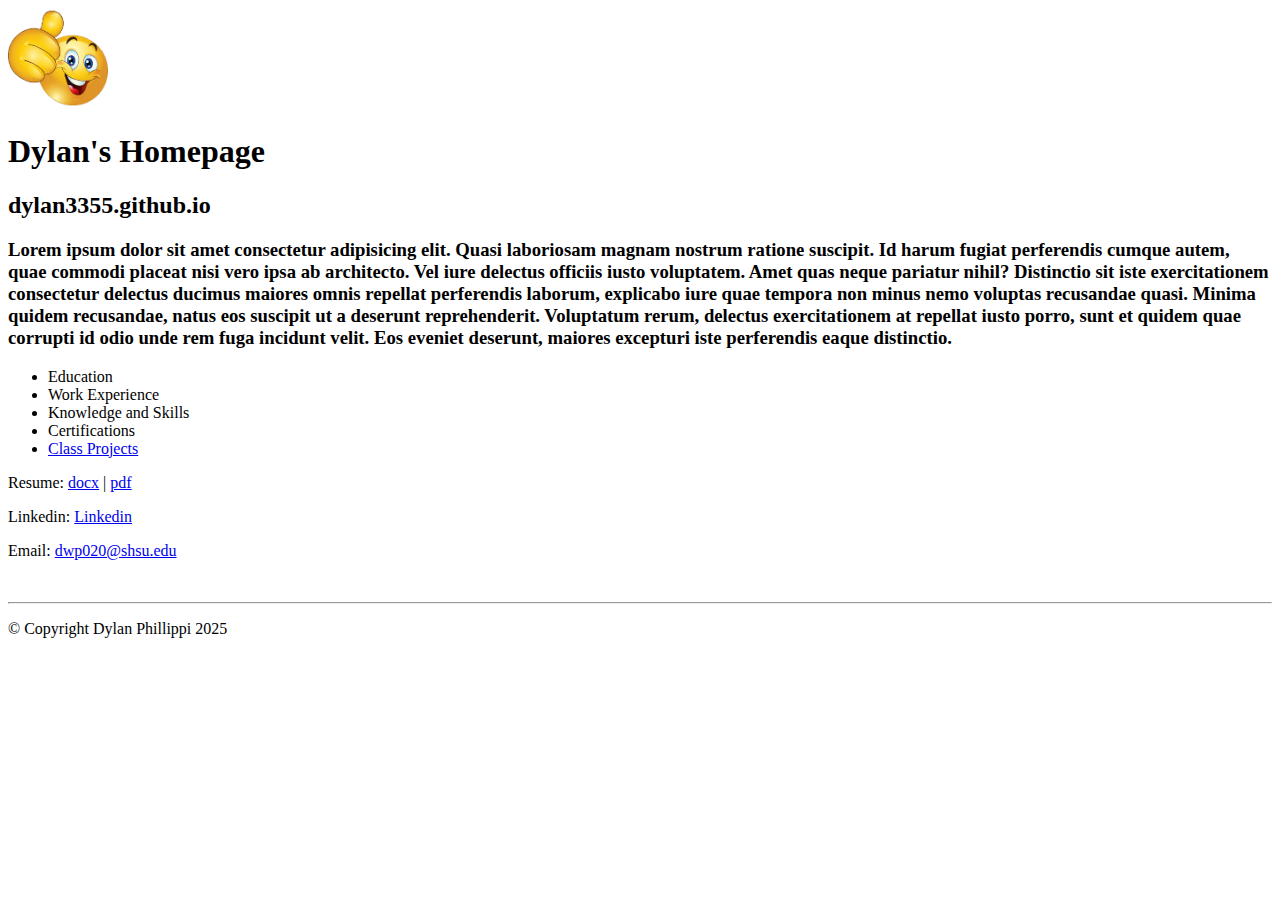
<file: index.html>
<!DOCTYPE html>
<html lang="en">

    <head>
        
        
        <meta charset="utf-8">
        <meta name="viewport" content="width=device-width, initial-scale=1.0">
        <meta name="description" content="Dylan's website at SHSU.">
        <meta name="keywords" content="dylan, mis, coba, shsu">
        <title>Dylan's Website</title>
        <link ref="stylesheet" href="styles/main.css">

    </head>

    <body>
        <header>
            <img src="images/Smiley.png" alt="Smiley Image" height="100">
            <h1 class="h1">Dylan's Homepage</h1>
            <h2 class="h2">dylan3355.github.io</h2>
        </header>

        <main>
            
            <!-- Replace with a biography -->
            <h3>Lorem ipsum dolor sit amet consectetur adipisicing elit. Quasi laboriosam magnam nostrum ratione suscipit. Id harum fugiat perferendis cumque autem, quae commodi placeat nisi vero ipsa ab architecto. Vel iure delectus officiis iusto voluptatem. Amet quas neque pariatur nihil? Distinctio sit iste exercitationem consectetur delectus ducimus maiores omnis repellat perferendis laborum, explicabo iure quae tempora non minus nemo voluptas recusandae quasi. Minima quidem recusandae, natus eos suscipit ut a deserunt reprehenderit. Voluptatum rerum, delectus exercitationem at repellat iusto porro, sunt et quidem quae corrupti id odio unde rem fuga incidunt velit. Eos eveniet deserunt, maiores excepturi iste perferendis eaque distinctio.</h3>
            <nav> 
            <ul id="list"> <!-- Replace these with actually stuff from me-->
                <li>Education</li>
                <li>Work Experience</li>
                <li>Knowledge and Skills</li>
                <li>Certifications</li>
                <li><a href="#">Class Projects</a></li>
            </ul>
            </nav> 

			<p>Resume: <a href="files/DylanPhillippi_Resume2025.docx">docx</a> | <a href="files/DylanPhillippi_Resume2025.pdf">pdf</a></p>
            <p>Linkedin: <a href="https://www.linkedin.com/in/dylan-phillippi/">Linkedin</a></p>
            <p>Email: <a href="mailto:dwp020@shsu.edu">dwp020@shsu.edu</a></p>
            
            <br> 
            <hr> 

        </main>

        <footer>
            <p class="copyright">&copy; Copyright Dylan Phillippi 2025</p>
        </footer>

    </body>
    
</html>
</file>
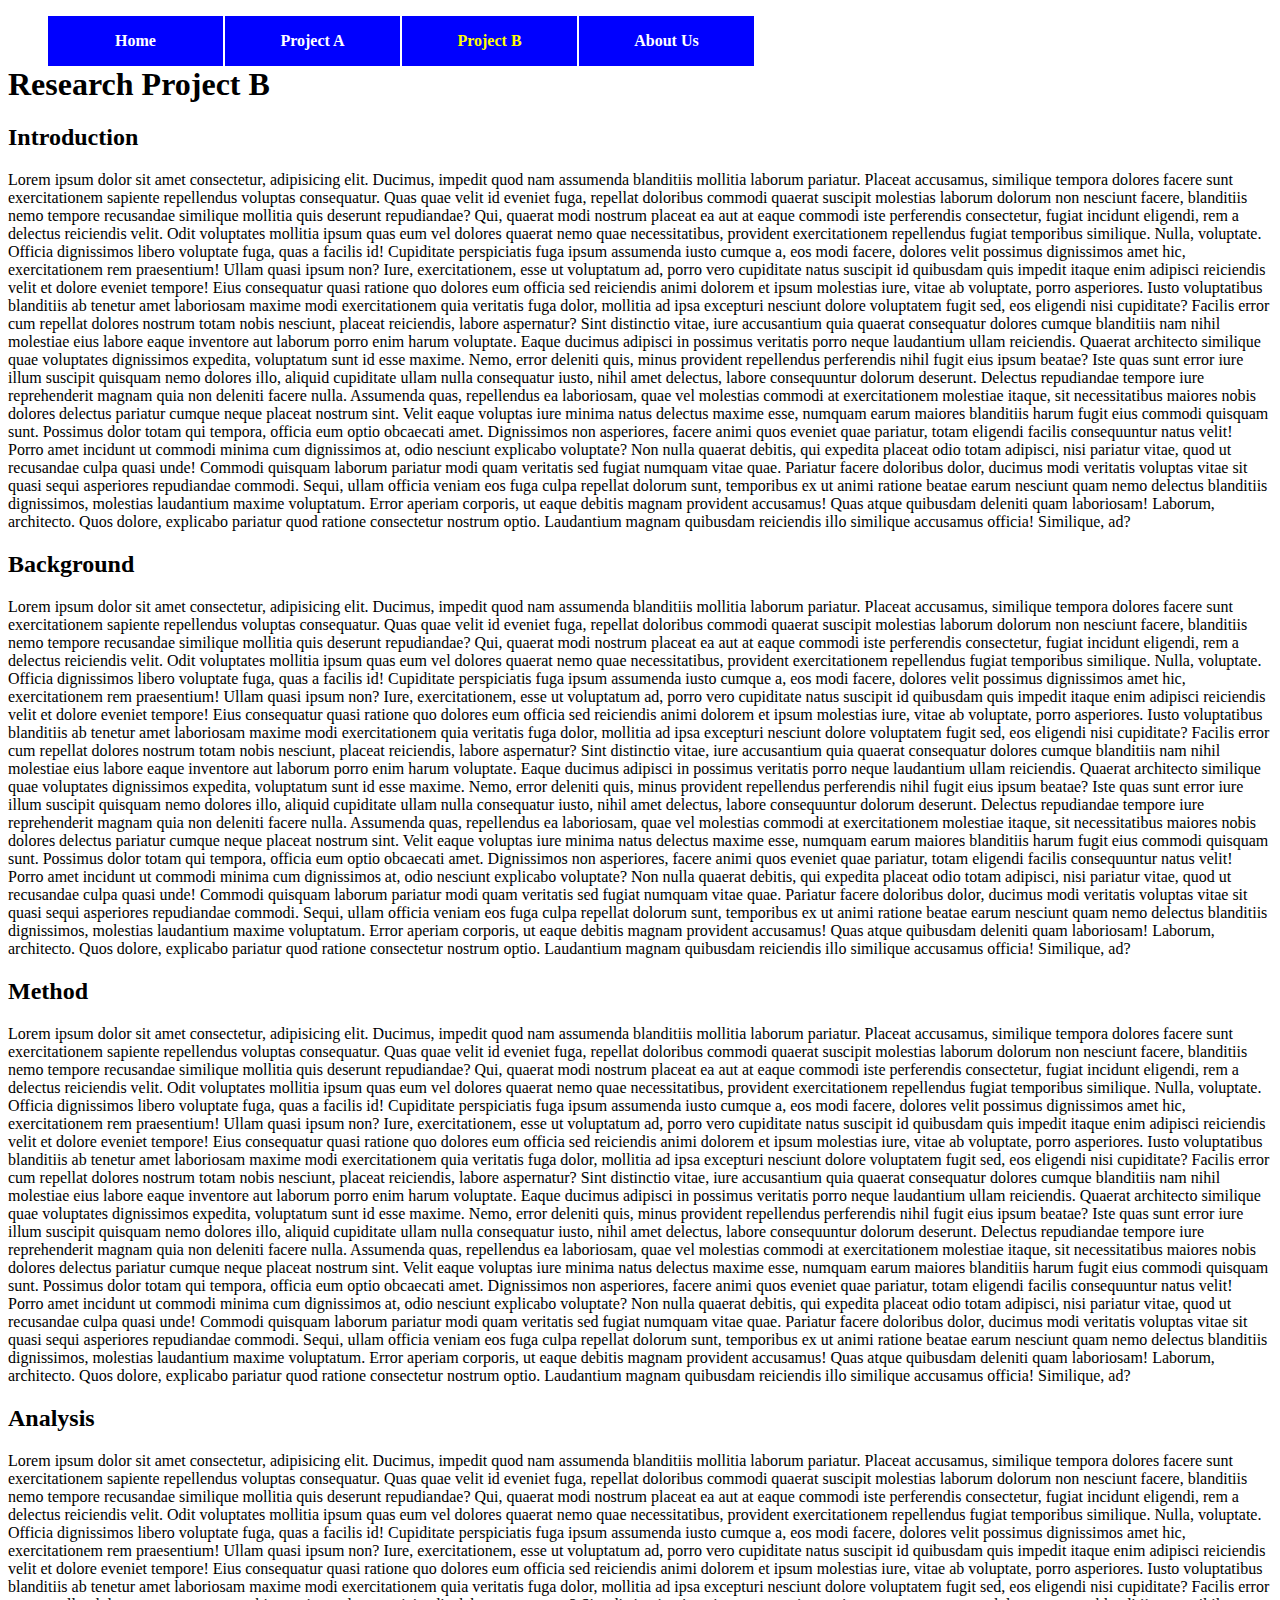
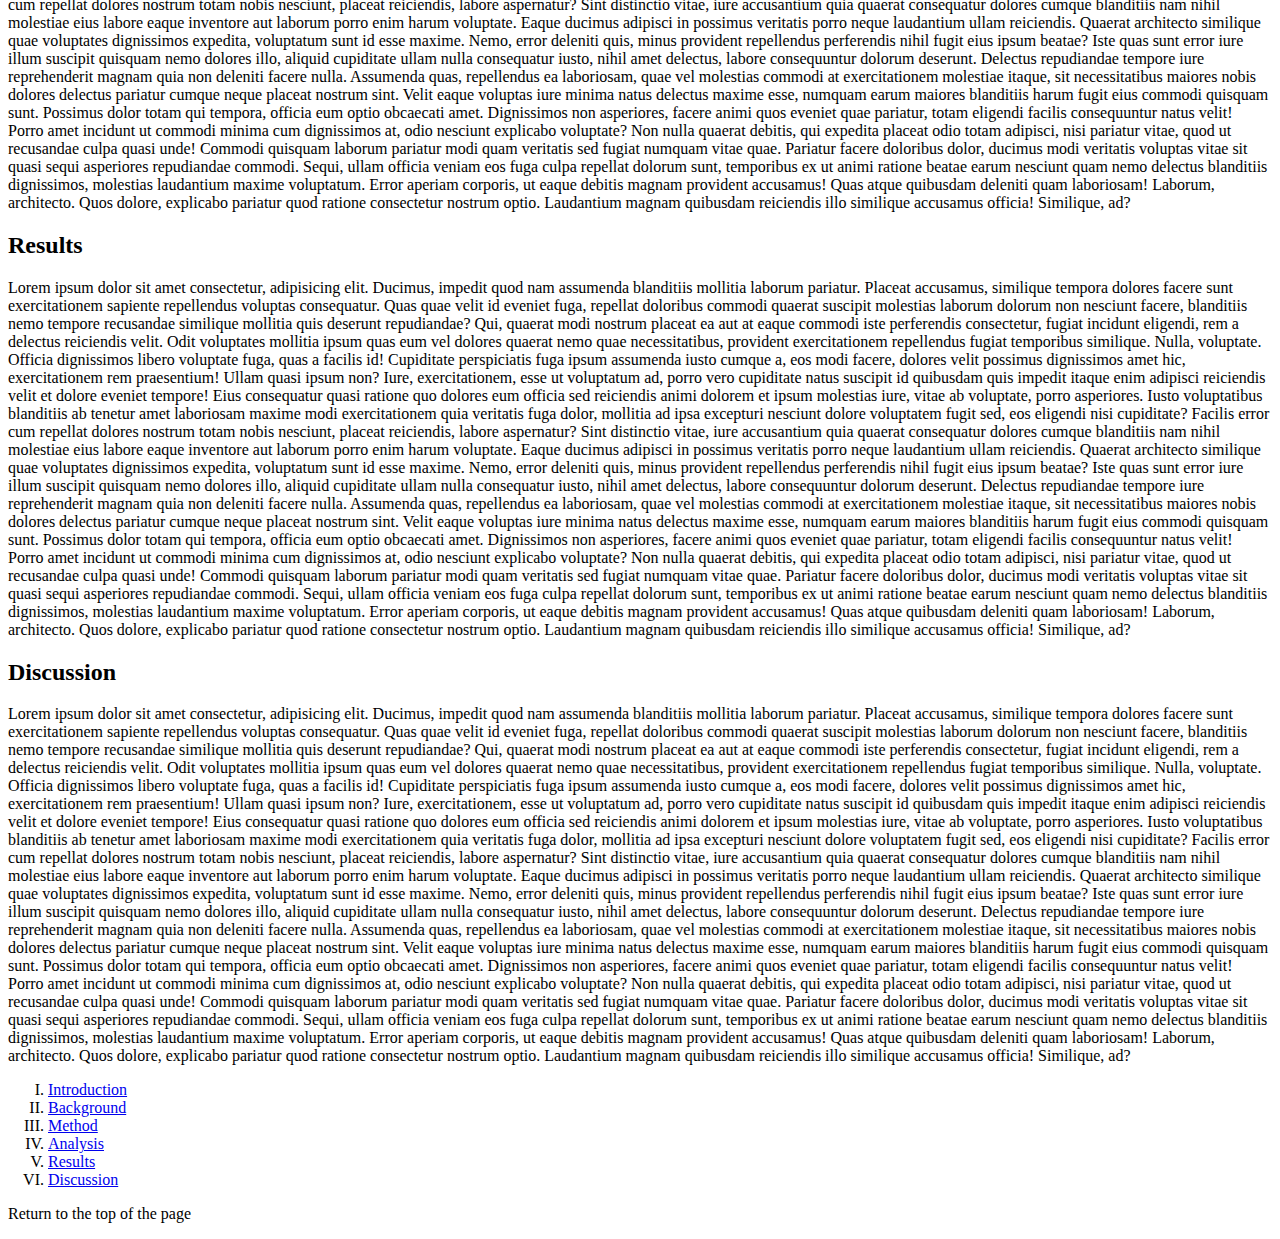
<file: exam.html>
<!DOCTYPE html>
<html lang = "en">
<head>
    <meta charset="UTF-8">
    <meta name="viewport" content="witdh=device-width, initial-scale=1.0">
    <title>Q5</title>
    <link rel="stylesheet" href="styles/menu7.css">
</head>
<body>
    <nav id="nav_menu">
    <ul>
        <li><a href="index7.html">Home</a></li>
        <li><a href="project7.html">Project A</a></li>
        <li><a href="menu7.html" class="current">Project B</a></li>
        <li><a href="#" class="lastitem">About Us</a></li>
    </ul>
    </nav>
    <article>
        <h1>Research Project B</h1>
        <h2 id="intro">Introduction</h2>
            <p>Lorem ipsum dolor sit amet consectetur, adipisicing elit. Ducimus, impedit quod nam assumenda blanditiis mollitia laborum pariatur. Placeat accusamus, similique tempora dolores facere sunt exercitationem sapiente repellendus voluptas consequatur. Quas quae velit id eveniet fuga, repellat doloribus commodi quaerat suscipit molestias laborum dolorum non nesciunt facere, blanditiis nemo tempore recusandae similique mollitia quis deserunt repudiandae? Qui, quaerat modi nostrum placeat ea aut at eaque commodi iste perferendis consectetur, fugiat incidunt eligendi, rem a delectus reiciendis velit. Odit voluptates mollitia ipsum quas eum vel dolores quaerat nemo quae necessitatibus, provident exercitationem repellendus fugiat temporibus similique. Nulla, voluptate. Officia dignissimos libero voluptate fuga, quas a facilis id! Cupiditate perspiciatis fuga ipsum assumenda iusto cumque a, eos modi facere, dolores velit possimus dignissimos amet hic, exercitationem rem praesentium! Ullam quasi ipsum non? Iure, exercitationem, esse ut voluptatum ad, porro vero cupiditate natus suscipit id quibusdam quis impedit itaque enim adipisci reiciendis velit et dolore eveniet tempore! Eius consequatur quasi ratione quo dolores eum officia sed reiciendis animi dolorem et ipsum molestias iure, vitae ab voluptate, porro asperiores. Iusto voluptatibus blanditiis ab tenetur amet laboriosam maxime modi exercitationem quia veritatis fuga dolor, mollitia ad ipsa excepturi nesciunt dolore voluptatem fugit sed, eos eligendi nisi cupiditate? Facilis error cum repellat dolores nostrum totam nobis nesciunt, placeat reiciendis, labore aspernatur? Sint distinctio vitae, iure accusantium quia quaerat consequatur dolores cumque blanditiis nam nihil molestiae eius labore eaque inventore aut laborum porro enim harum voluptate. Eaque ducimus adipisci in possimus veritatis porro neque laudantium ullam reiciendis. Quaerat architecto similique quae voluptates dignissimos expedita, voluptatum sunt id esse maxime. Nemo, error deleniti quis, minus provident repellendus perferendis nihil fugit eius ipsum beatae? Iste quas sunt error iure illum suscipit quisquam nemo dolores illo, aliquid cupiditate ullam nulla consequatur iusto, nihil amet delectus, labore consequuntur dolorum deserunt. Delectus repudiandae tempore iure reprehenderit magnam quia non deleniti facere nulla. Assumenda quas, repellendus ea laboriosam, quae vel molestias commodi at exercitationem molestiae itaque, sit necessitatibus maiores nobis dolores delectus pariatur cumque neque placeat nostrum sint. Velit eaque voluptas iure minima natus delectus maxime esse, numquam earum maiores blanditiis harum fugit eius commodi quisquam sunt. Possimus dolor totam qui tempora, officia eum optio obcaecati amet. Dignissimos non asperiores, facere animi quos eveniet quae pariatur, totam eligendi facilis consequuntur natus velit! Porro amet incidunt ut commodi minima cum dignissimos at, odio nesciunt explicabo voluptate? Non nulla quaerat debitis, qui expedita placeat odio totam adipisci, nisi pariatur vitae, quod ut recusandae culpa quasi unde! Commodi quisquam laborum pariatur modi quam veritatis sed fugiat numquam vitae quae. Pariatur facere doloribus dolor, ducimus modi veritatis voluptas vitae sit quasi sequi asperiores repudiandae commodi. Sequi, ullam officia veniam eos fuga culpa repellat dolorum sunt, temporibus ex ut animi ratione beatae earum nesciunt quam nemo delectus blanditiis dignissimos, molestias laudantium maxime voluptatum. Error aperiam corporis, ut eaque debitis magnam provident accusamus! Quas atque quibusdam deleniti quam laboriosam! Laborum, architecto. Quos dolore, explicabo pariatur quod ratione consectetur nostrum optio. Laudantium magnam quibusdam reiciendis illo similique accusamus officia! Similique, ad?</p>
        <h2 id="background">Background</h2>
            <p>Lorem ipsum dolor sit amet consectetur, adipisicing elit. Ducimus, impedit quod nam assumenda blanditiis mollitia laborum pariatur. Placeat accusamus, similique tempora dolores facere sunt exercitationem sapiente repellendus voluptas consequatur. Quas quae velit id eveniet fuga, repellat doloribus commodi quaerat suscipit molestias laborum dolorum non nesciunt facere, blanditiis nemo tempore recusandae similique mollitia quis deserunt repudiandae? Qui, quaerat modi nostrum placeat ea aut at eaque commodi iste perferendis consectetur, fugiat incidunt eligendi, rem a delectus reiciendis velit. Odit voluptates mollitia ipsum quas eum vel dolores quaerat nemo quae necessitatibus, provident exercitationem repellendus fugiat temporibus similique. Nulla, voluptate. Officia dignissimos libero voluptate fuga, quas a facilis id! Cupiditate perspiciatis fuga ipsum assumenda iusto cumque a, eos modi facere, dolores velit possimus dignissimos amet hic, exercitationem rem praesentium! Ullam quasi ipsum non? Iure, exercitationem, esse ut voluptatum ad, porro vero cupiditate natus suscipit id quibusdam quis impedit itaque enim adipisci reiciendis velit et dolore eveniet tempore! Eius consequatur quasi ratione quo dolores eum officia sed reiciendis animi dolorem et ipsum molestias iure, vitae ab voluptate, porro asperiores. Iusto voluptatibus blanditiis ab tenetur amet laboriosam maxime modi exercitationem quia veritatis fuga dolor, mollitia ad ipsa excepturi nesciunt dolore voluptatem fugit sed, eos eligendi nisi cupiditate? Facilis error cum repellat dolores nostrum totam nobis nesciunt, placeat reiciendis, labore aspernatur? Sint distinctio vitae, iure accusantium quia quaerat consequatur dolores cumque blanditiis nam nihil molestiae eius labore eaque inventore aut laborum porro enim harum voluptate. Eaque ducimus adipisci in possimus veritatis porro neque laudantium ullam reiciendis. Quaerat architecto similique quae voluptates dignissimos expedita, voluptatum sunt id esse maxime. Nemo, error deleniti quis, minus provident repellendus perferendis nihil fugit eius ipsum beatae? Iste quas sunt error iure illum suscipit quisquam nemo dolores illo, aliquid cupiditate ullam nulla consequatur iusto, nihil amet delectus, labore consequuntur dolorum deserunt. Delectus repudiandae tempore iure reprehenderit magnam quia non deleniti facere nulla. Assumenda quas, repellendus ea laboriosam, quae vel molestias commodi at exercitationem molestiae itaque, sit necessitatibus maiores nobis dolores delectus pariatur cumque neque placeat nostrum sint. Velit eaque voluptas iure minima natus delectus maxime esse, numquam earum maiores blanditiis harum fugit eius commodi quisquam sunt. Possimus dolor totam qui tempora, officia eum optio obcaecati amet. Dignissimos non asperiores, facere animi quos eveniet quae pariatur, totam eligendi facilis consequuntur natus velit! Porro amet incidunt ut commodi minima cum dignissimos at, odio nesciunt explicabo voluptate? Non nulla quaerat debitis, qui expedita placeat odio totam adipisci, nisi pariatur vitae, quod ut recusandae culpa quasi unde! Commodi quisquam laborum pariatur modi quam veritatis sed fugiat numquam vitae quae. Pariatur facere doloribus dolor, ducimus modi veritatis voluptas vitae sit quasi sequi asperiores repudiandae commodi. Sequi, ullam officia veniam eos fuga culpa repellat dolorum sunt, temporibus ex ut animi ratione beatae earum nesciunt quam nemo delectus blanditiis dignissimos, molestias laudantium maxime voluptatum. Error aperiam corporis, ut eaque debitis magnam provident accusamus! Quas atque quibusdam deleniti quam laboriosam! Laborum, architecto. Quos dolore, explicabo pariatur quod ratione consectetur nostrum optio. Laudantium magnam quibusdam reiciendis illo similique accusamus officia! Similique, ad?</p>
        <h2 id="method">Method</h2>
            <p>Lorem ipsum dolor sit amet consectetur, adipisicing elit. Ducimus, impedit quod nam assumenda blanditiis mollitia laborum pariatur. Placeat accusamus, similique tempora dolores facere sunt exercitationem sapiente repellendus voluptas consequatur. Quas quae velit id eveniet fuga, repellat doloribus commodi quaerat suscipit molestias laborum dolorum non nesciunt facere, blanditiis nemo tempore recusandae similique mollitia quis deserunt repudiandae? Qui, quaerat modi nostrum placeat ea aut at eaque commodi iste perferendis consectetur, fugiat incidunt eligendi, rem a delectus reiciendis velit. Odit voluptates mollitia ipsum quas eum vel dolores quaerat nemo quae necessitatibus, provident exercitationem repellendus fugiat temporibus similique. Nulla, voluptate. Officia dignissimos libero voluptate fuga, quas a facilis id! Cupiditate perspiciatis fuga ipsum assumenda iusto cumque a, eos modi facere, dolores velit possimus dignissimos amet hic, exercitationem rem praesentium! Ullam quasi ipsum non? Iure, exercitationem, esse ut voluptatum ad, porro vero cupiditate natus suscipit id quibusdam quis impedit itaque enim adipisci reiciendis velit et dolore eveniet tempore! Eius consequatur quasi ratione quo dolores eum officia sed reiciendis animi dolorem et ipsum molestias iure, vitae ab voluptate, porro asperiores. Iusto voluptatibus blanditiis ab tenetur amet laboriosam maxime modi exercitationem quia veritatis fuga dolor, mollitia ad ipsa excepturi nesciunt dolore voluptatem fugit sed, eos eligendi nisi cupiditate? Facilis error cum repellat dolores nostrum totam nobis nesciunt, placeat reiciendis, labore aspernatur? Sint distinctio vitae, iure accusantium quia quaerat consequatur dolores cumque blanditiis nam nihil molestiae eius labore eaque inventore aut laborum porro enim harum voluptate. Eaque ducimus adipisci in possimus veritatis porro neque laudantium ullam reiciendis. Quaerat architecto similique quae voluptates dignissimos expedita, voluptatum sunt id esse maxime. Nemo, error deleniti quis, minus provident repellendus perferendis nihil fugit eius ipsum beatae? Iste quas sunt error iure illum suscipit quisquam nemo dolores illo, aliquid cupiditate ullam nulla consequatur iusto, nihil amet delectus, labore consequuntur dolorum deserunt. Delectus repudiandae tempore iure reprehenderit magnam quia non deleniti facere nulla. Assumenda quas, repellendus ea laboriosam, quae vel molestias commodi at exercitationem molestiae itaque, sit necessitatibus maiores nobis dolores delectus pariatur cumque neque placeat nostrum sint. Velit eaque voluptas iure minima natus delectus maxime esse, numquam earum maiores blanditiis harum fugit eius commodi quisquam sunt. Possimus dolor totam qui tempora, officia eum optio obcaecati amet. Dignissimos non asperiores, facere animi quos eveniet quae pariatur, totam eligendi facilis consequuntur natus velit! Porro amet incidunt ut commodi minima cum dignissimos at, odio nesciunt explicabo voluptate? Non nulla quaerat debitis, qui expedita placeat odio totam adipisci, nisi pariatur vitae, quod ut recusandae culpa quasi unde! Commodi quisquam laborum pariatur modi quam veritatis sed fugiat numquam vitae quae. Pariatur facere doloribus dolor, ducimus modi veritatis voluptas vitae sit quasi sequi asperiores repudiandae commodi. Sequi, ullam officia veniam eos fuga culpa repellat dolorum sunt, temporibus ex ut animi ratione beatae earum nesciunt quam nemo delectus blanditiis dignissimos, molestias laudantium maxime voluptatum. Error aperiam corporis, ut eaque debitis magnam provident accusamus! Quas atque quibusdam deleniti quam laboriosam! Laborum, architecto. Quos dolore, explicabo pariatur quod ratione consectetur nostrum optio. Laudantium magnam quibusdam reiciendis illo similique accusamus officia! Similique, ad?</p>
        <h2 id="analysis">Analysis</h2>
            <p>Lorem ipsum dolor sit amet consectetur, adipisicing elit. Ducimus, impedit quod nam assumenda blanditiis mollitia laborum pariatur. Placeat accusamus, similique tempora dolores facere sunt exercitationem sapiente repellendus voluptas consequatur. Quas quae velit id eveniet fuga, repellat doloribus commodi quaerat suscipit molestias laborum dolorum non nesciunt facere, blanditiis nemo tempore recusandae similique mollitia quis deserunt repudiandae? Qui, quaerat modi nostrum placeat ea aut at eaque commodi iste perferendis consectetur, fugiat incidunt eligendi, rem a delectus reiciendis velit. Odit voluptates mollitia ipsum quas eum vel dolores quaerat nemo quae necessitatibus, provident exercitationem repellendus fugiat temporibus similique. Nulla, voluptate. Officia dignissimos libero voluptate fuga, quas a facilis id! Cupiditate perspiciatis fuga ipsum assumenda iusto cumque a, eos modi facere, dolores velit possimus dignissimos amet hic, exercitationem rem praesentium! Ullam quasi ipsum non? Iure, exercitationem, esse ut voluptatum ad, porro vero cupiditate natus suscipit id quibusdam quis impedit itaque enim adipisci reiciendis velit et dolore eveniet tempore! Eius consequatur quasi ratione quo dolores eum officia sed reiciendis animi dolorem et ipsum molestias iure, vitae ab voluptate, porro asperiores. Iusto voluptatibus blanditiis ab tenetur amet laboriosam maxime modi exercitationem quia veritatis fuga dolor, mollitia ad ipsa excepturi nesciunt dolore voluptatem fugit sed, eos eligendi nisi cupiditate? Facilis error cum repellat dolores nostrum totam nobis nesciunt, placeat reiciendis, labore aspernatur? Sint distinctio vitae, iure accusantium quia quaerat consequatur dolores cumque blanditiis nam nihil molestiae eius labore eaque inventore aut laborum porro enim harum voluptate. Eaque ducimus adipisci in possimus veritatis porro neque laudantium ullam reiciendis. Quaerat architecto similique quae voluptates dignissimos expedita, voluptatum sunt id esse maxime. Nemo, error deleniti quis, minus provident repellendus perferendis nihil fugit eius ipsum beatae? Iste quas sunt error iure illum suscipit quisquam nemo dolores illo, aliquid cupiditate ullam nulla consequatur iusto, nihil amet delectus, labore consequuntur dolorum deserunt. Delectus repudiandae tempore iure reprehenderit magnam quia non deleniti facere nulla. Assumenda quas, repellendus ea laboriosam, quae vel molestias commodi at exercitationem molestiae itaque, sit necessitatibus maiores nobis dolores delectus pariatur cumque neque placeat nostrum sint. Velit eaque voluptas iure minima natus delectus maxime esse, numquam earum maiores blanditiis harum fugit eius commodi quisquam sunt. Possimus dolor totam qui tempora, officia eum optio obcaecati amet. Dignissimos non asperiores, facere animi quos eveniet quae pariatur, totam eligendi facilis consequuntur natus velit! Porro amet incidunt ut commodi minima cum dignissimos at, odio nesciunt explicabo voluptate? Non nulla quaerat debitis, qui expedita placeat odio totam adipisci, nisi pariatur vitae, quod ut recusandae culpa quasi unde! Commodi quisquam laborum pariatur modi quam veritatis sed fugiat numquam vitae quae. Pariatur facere doloribus dolor, ducimus modi veritatis voluptas vitae sit quasi sequi asperiores repudiandae commodi. Sequi, ullam officia veniam eos fuga culpa repellat dolorum sunt, temporibus ex ut animi ratione beatae earum nesciunt quam nemo delectus blanditiis dignissimos, molestias laudantium maxime voluptatum. Error aperiam corporis, ut eaque debitis magnam provident accusamus! Quas atque quibusdam deleniti quam laboriosam! Laborum, architecto. Quos dolore, explicabo pariatur quod ratione consectetur nostrum optio. Laudantium magnam quibusdam reiciendis illo similique accusamus officia! Similique, ad?</p>
        <h2 id="results">Results</h2>
            <p>Lorem ipsum dolor sit amet consectetur, adipisicing elit. Ducimus, impedit quod nam assumenda blanditiis mollitia laborum pariatur. Placeat accusamus, similique tempora dolores facere sunt exercitationem sapiente repellendus voluptas consequatur. Quas quae velit id eveniet fuga, repellat doloribus commodi quaerat suscipit molestias laborum dolorum non nesciunt facere, blanditiis nemo tempore recusandae similique mollitia quis deserunt repudiandae? Qui, quaerat modi nostrum placeat ea aut at eaque commodi iste perferendis consectetur, fugiat incidunt eligendi, rem a delectus reiciendis velit. Odit voluptates mollitia ipsum quas eum vel dolores quaerat nemo quae necessitatibus, provident exercitationem repellendus fugiat temporibus similique. Nulla, voluptate. Officia dignissimos libero voluptate fuga, quas a facilis id! Cupiditate perspiciatis fuga ipsum assumenda iusto cumque a, eos modi facere, dolores velit possimus dignissimos amet hic, exercitationem rem praesentium! Ullam quasi ipsum non? Iure, exercitationem, esse ut voluptatum ad, porro vero cupiditate natus suscipit id quibusdam quis impedit itaque enim adipisci reiciendis velit et dolore eveniet tempore! Eius consequatur quasi ratione quo dolores eum officia sed reiciendis animi dolorem et ipsum molestias iure, vitae ab voluptate, porro asperiores. Iusto voluptatibus blanditiis ab tenetur amet laboriosam maxime modi exercitationem quia veritatis fuga dolor, mollitia ad ipsa excepturi nesciunt dolore voluptatem fugit sed, eos eligendi nisi cupiditate? Facilis error cum repellat dolores nostrum totam nobis nesciunt, placeat reiciendis, labore aspernatur? Sint distinctio vitae, iure accusantium quia quaerat consequatur dolores cumque blanditiis nam nihil molestiae eius labore eaque inventore aut laborum porro enim harum voluptate. Eaque ducimus adipisci in possimus veritatis porro neque laudantium ullam reiciendis. Quaerat architecto similique quae voluptates dignissimos expedita, voluptatum sunt id esse maxime. Nemo, error deleniti quis, minus provident repellendus perferendis nihil fugit eius ipsum beatae? Iste quas sunt error iure illum suscipit quisquam nemo dolores illo, aliquid cupiditate ullam nulla consequatur iusto, nihil amet delectus, labore consequuntur dolorum deserunt. Delectus repudiandae tempore iure reprehenderit magnam quia non deleniti facere nulla. Assumenda quas, repellendus ea laboriosam, quae vel molestias commodi at exercitationem molestiae itaque, sit necessitatibus maiores nobis dolores delectus pariatur cumque neque placeat nostrum sint. Velit eaque voluptas iure minima natus delectus maxime esse, numquam earum maiores blanditiis harum fugit eius commodi quisquam sunt. Possimus dolor totam qui tempora, officia eum optio obcaecati amet. Dignissimos non asperiores, facere animi quos eveniet quae pariatur, totam eligendi facilis consequuntur natus velit! Porro amet incidunt ut commodi minima cum dignissimos at, odio nesciunt explicabo voluptate? Non nulla quaerat debitis, qui expedita placeat odio totam adipisci, nisi pariatur vitae, quod ut recusandae culpa quasi unde! Commodi quisquam laborum pariatur modi quam veritatis sed fugiat numquam vitae quae. Pariatur facere doloribus dolor, ducimus modi veritatis voluptas vitae sit quasi sequi asperiores repudiandae commodi. Sequi, ullam officia veniam eos fuga culpa repellat dolorum sunt, temporibus ex ut animi ratione beatae earum nesciunt quam nemo delectus blanditiis dignissimos, molestias laudantium maxime voluptatum. Error aperiam corporis, ut eaque debitis magnam provident accusamus! Quas atque quibusdam deleniti quam laboriosam! Laborum, architecto. Quos dolore, explicabo pariatur quod ratione consectetur nostrum optio. Laudantium magnam quibusdam reiciendis illo similique accusamus officia! Similique, ad?</p>
        <h2 id="discussion">Discussion</h2>
            <p>Lorem ipsum dolor sit amet consectetur, adipisicing elit. Ducimus, impedit quod nam assumenda blanditiis mollitia laborum pariatur. Placeat accusamus, similique tempora dolores facere sunt exercitationem sapiente repellendus voluptas consequatur. Quas quae velit id eveniet fuga, repellat doloribus commodi quaerat suscipit molestias laborum dolorum non nesciunt facere, blanditiis nemo tempore recusandae similique mollitia quis deserunt repudiandae? Qui, quaerat modi nostrum placeat ea aut at eaque commodi iste perferendis consectetur, fugiat incidunt eligendi, rem a delectus reiciendis velit. Odit voluptates mollitia ipsum quas eum vel dolores quaerat nemo quae necessitatibus, provident exercitationem repellendus fugiat temporibus similique. Nulla, voluptate. Officia dignissimos libero voluptate fuga, quas a facilis id! Cupiditate perspiciatis fuga ipsum assumenda iusto cumque a, eos modi facere, dolores velit possimus dignissimos amet hic, exercitationem rem praesentium! Ullam quasi ipsum non? Iure, exercitationem, esse ut voluptatum ad, porro vero cupiditate natus suscipit id quibusdam quis impedit itaque enim adipisci reiciendis velit et dolore eveniet tempore! Eius consequatur quasi ratione quo dolores eum officia sed reiciendis animi dolorem et ipsum molestias iure, vitae ab voluptate, porro asperiores. Iusto voluptatibus blanditiis ab tenetur amet laboriosam maxime modi exercitationem quia veritatis fuga dolor, mollitia ad ipsa excepturi nesciunt dolore voluptatem fugit sed, eos eligendi nisi cupiditate? Facilis error cum repellat dolores nostrum totam nobis nesciunt, placeat reiciendis, labore aspernatur? Sint distinctio vitae, iure accusantium quia quaerat consequatur dolores cumque blanditiis nam nihil molestiae eius labore eaque inventore aut laborum porro enim harum voluptate. Eaque ducimus adipisci in possimus veritatis porro neque laudantium ullam reiciendis. Quaerat architecto similique quae voluptates dignissimos expedita, voluptatum sunt id esse maxime. Nemo, error deleniti quis, minus provident repellendus perferendis nihil fugit eius ipsum beatae? Iste quas sunt error iure illum suscipit quisquam nemo dolores illo, aliquid cupiditate ullam nulla consequatur iusto, nihil amet delectus, labore consequuntur dolorum deserunt. Delectus repudiandae tempore iure reprehenderit magnam quia non deleniti facere nulla. Assumenda quas, repellendus ea laboriosam, quae vel molestias commodi at exercitationem molestiae itaque, sit necessitatibus maiores nobis dolores delectus pariatur cumque neque placeat nostrum sint. Velit eaque voluptas iure minima natus delectus maxime esse, numquam earum maiores blanditiis harum fugit eius commodi quisquam sunt. Possimus dolor totam qui tempora, officia eum optio obcaecati amet. Dignissimos non asperiores, facere animi quos eveniet quae pariatur, totam eligendi facilis consequuntur natus velit! Porro amet incidunt ut commodi minima cum dignissimos at, odio nesciunt explicabo voluptate? Non nulla quaerat debitis, qui expedita placeat odio totam adipisci, nisi pariatur vitae, quod ut recusandae culpa quasi unde! Commodi quisquam laborum pariatur modi quam veritatis sed fugiat numquam vitae quae. Pariatur facere doloribus dolor, ducimus modi veritatis voluptas vitae sit quasi sequi asperiores repudiandae commodi. Sequi, ullam officia veniam eos fuga culpa repellat dolorum sunt, temporibus ex ut animi ratione beatae earum nesciunt quam nemo delectus blanditiis dignissimos, molestias laudantium maxime voluptatum. Error aperiam corporis, ut eaque debitis magnam provident accusamus! Quas atque quibusdam deleniti quam laboriosam! Laborum, architecto. Quos dolore, explicabo pariatur quod ratione consectetur nostrum optio. Laudantium magnam quibusdam reiciendis illo similique accusamus officia! Similique, ad?</p>
    </article>
    <aside>
        <ol> <!-- Must make a nested list for analysis and results, and return to page-->
            <li><a href="#intro">Introduction</a></li>
            <li><a href="#background">Background</a></li>
            <li><a href="#method">Method</a></li>
            <li><a href="#analysis">Analysis</a></li>
            <li><a href="#results">Results</a></li>
            <li><a href="#discussion">Discussion</a></li>
        </ol>
        <p>Return to the top of the page</p>
    </aside>
</body>
</html>
</file>
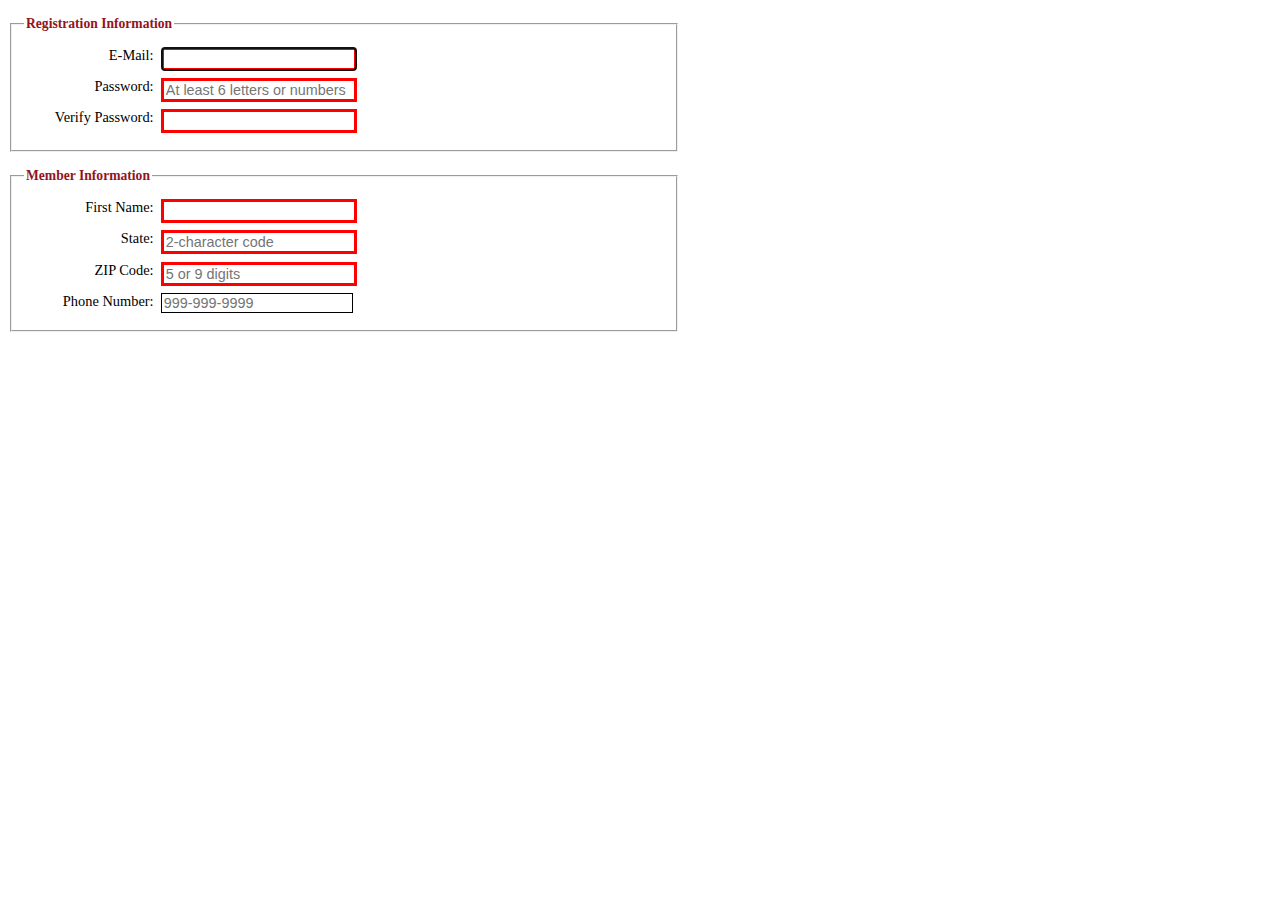
<file: form7.html>
<!DOCTYPE html>
<html lang="en">
<head>
    <meta charset="UTF-8">
    <meta name="viewport" content="width=device-width, initial-scale=1.0">
    <title>Form</title>
    <link rel="stylesheet" href="styles/form7.css">
</head>
<body>
    <form action="register_account.html" method="post" id="registration_form">
        <fieldset>
            <legend>Registration Information</legend>
            <label for="email">E-Mail:</label>
            <input type="email" name="email" id="email"
                autofocus required autocomplete="on"><br>
            <label for="password">Password:</label>
            <input type="password" name="password" id="password" required
                placeholder="At least 6 letters or numbers" 
                pattern="[a-zA-Z0-9]{6,}"
                title="Must be at least 6 alphanumeric characters">
            <br>
            <label for="verify">Verify Password:</label>
            <input type="password" name="verify" id="verify" required><br>
        </fieldset>

        <fieldset>
            <legend>Member Information</legend>
            <label for="first_name">First Name:</label>
            <input type="text" name="first_name" id="first_name"
                required autocomplete="on"><br>        
            <label for="state">State:</label>
            <input type="text" name="state" id="state" required 
                maxlength="2" 
                placeholder="2-character code"
                autocomplete="on"><br>
            <label for="zip">ZIP Code:</label>
            <input type="text" name="zip" id="zip" required
                placeholder="5 or 9 digits" 
                pattern="^\d{5}(-\d{4})?$"
                title="Either 5 or 9 digits"
                autocomplete="on"><br>
            <label for="phone">Phone Number:</label>
            <input type="tel" name="phone" id="phone"
                placeholder="999-999-9999" 
                pattern="\d{3}[\-]\d{3}[\-]\d{4}" 
                title="Must be 999-999-999 format"
                autocomplete="on"><br>
        </fieldset>

    </form>
</body>
</html>
<body
</file>
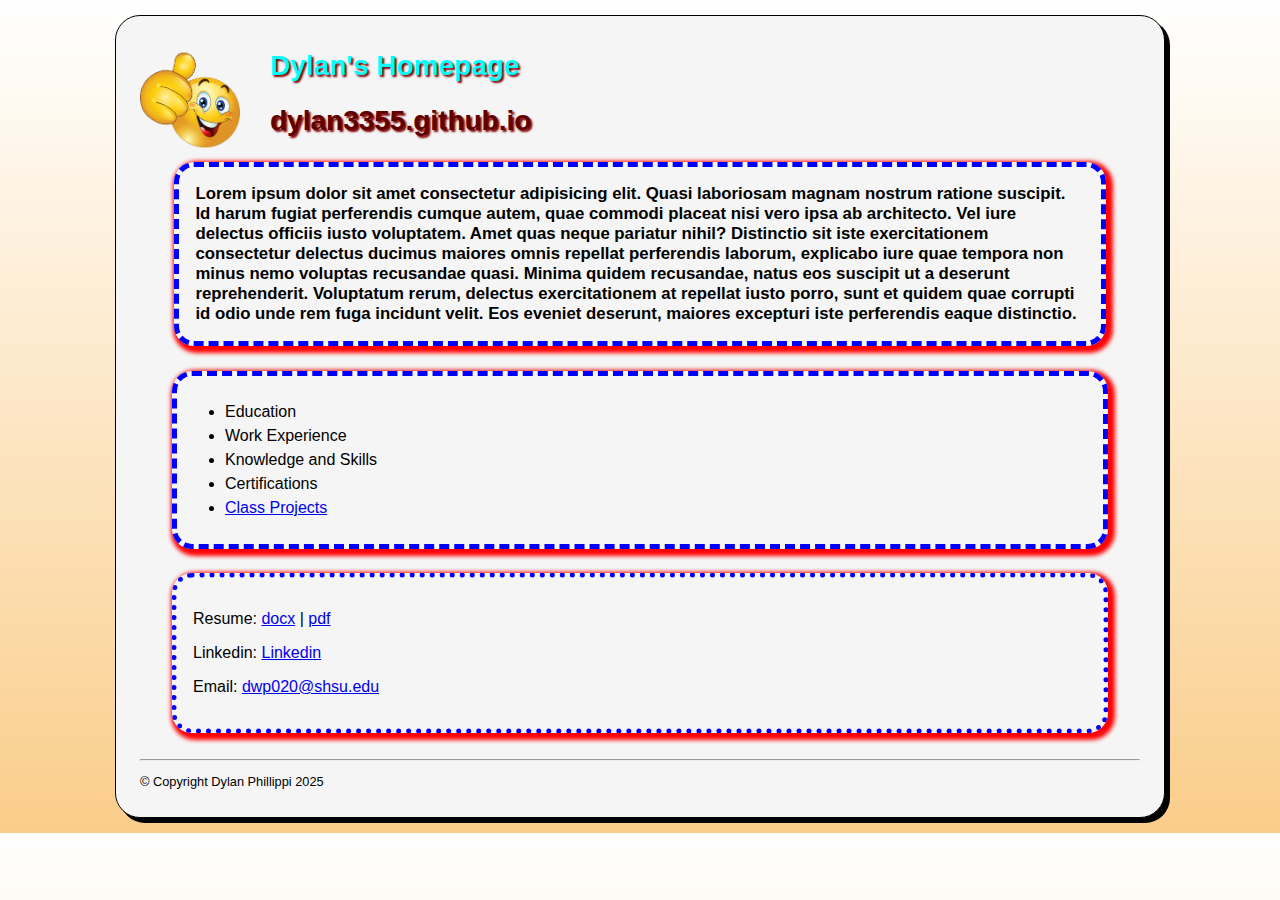
<file: index7.html>
<!DOCTYPE html>
<html lang="en">
    <head>
        <meta charset="utf-8">
        <meta name="viewport" content="width=device-width, initial-scale=1.0">
        <meta name="description" content="Dylan's website at SHSU.">
        <meta name="keywords" content="dylan, mis, coba, shsu">
        <title>Dylan's Website</title>
        <link rel="stylesheet" href="styles/main.css">

    </head>

    <body>
        <header>
            <img src="images/Smiley.png" alt="Smiley Image" height="100">
            <h1 class="shadow">Dylan's Homepage</h1>
            <h2 class="shadow">dylan3355.github.io</h2>
        </header>

        <main>
            
            <!-- Replace with a biography -->

            <!-- DO STEPS 4, 7, AND 8 *************************************************************** -->
            <h3>Lorem ipsum dolor sit amet consectetur adipisicing elit. Quasi laboriosam magnam nostrum ratione suscipit. Id harum fugiat perferendis cumque autem, quae commodi placeat nisi vero ipsa ab architecto. Vel iure delectus officiis iusto voluptatem. Amet quas neque pariatur nihil? Distinctio sit iste exercitationem consectetur delectus ducimus maiores omnis repellat perferendis laborum, explicabo iure quae tempora non minus nemo voluptas recusandae quasi. Minima quidem recusandae, natus eos suscipit ut a deserunt reprehenderit. Voluptatum rerum, delectus exercitationem at repellat iusto porro, sunt et quidem quae corrupti id odio unde rem fuga incidunt velit. Eos eveniet deserunt, maiores excepturi iste perferendis eaque distinctio.</h3>
            <nav> 
            <ul id="list"> <!-- Replace these with actually stuff from me-->
                <li>Education</li>
                <li>Work Experience</li>
                <li>Knowledge and Skills</li>
                <li>Certifications</li>
                <li><a href="#">Class Projects</a></li>
            </ul>
            </nav> 

            <div class="contact">
                <p>Resume: <a href="files/DylanPhillippi_Resume2025.docx">docx</a> | <a href="files/DylanPhillippi_Resume2025.pdf">pdf</a></p>
                <p>Linkedin: <a href="https://www.linkedin.com/in/dylan-phillippi/">Linkedin</a></p>
                <p>Email: <a href="mailto:dwp020@shsu.edu">dwp020@shsu.edu</a></p>
            </div>

            <br> 
            <hr> 

        </main>

        <footer>
            <p class="copyright">&copy; Copyright Dylan Phillippi 2025</p>
        </footer>

    </body>
    
</html>
</file>
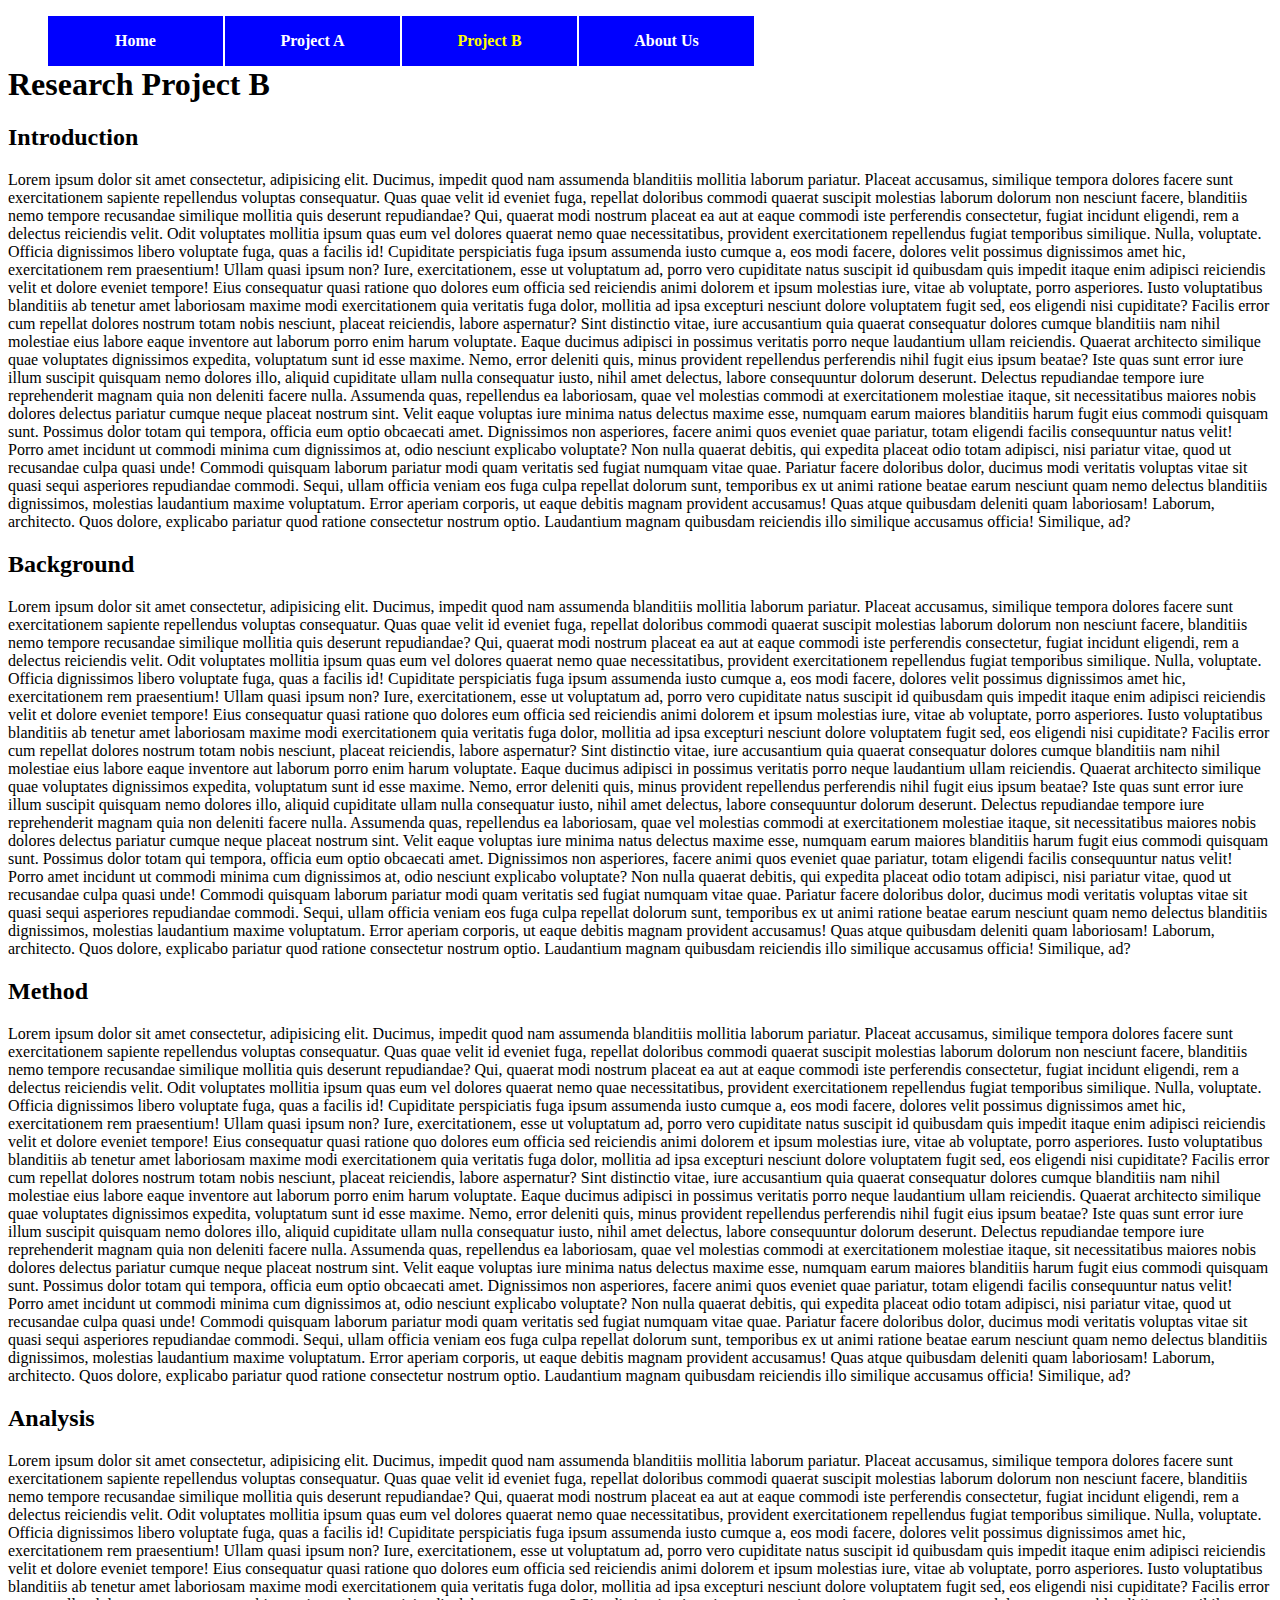
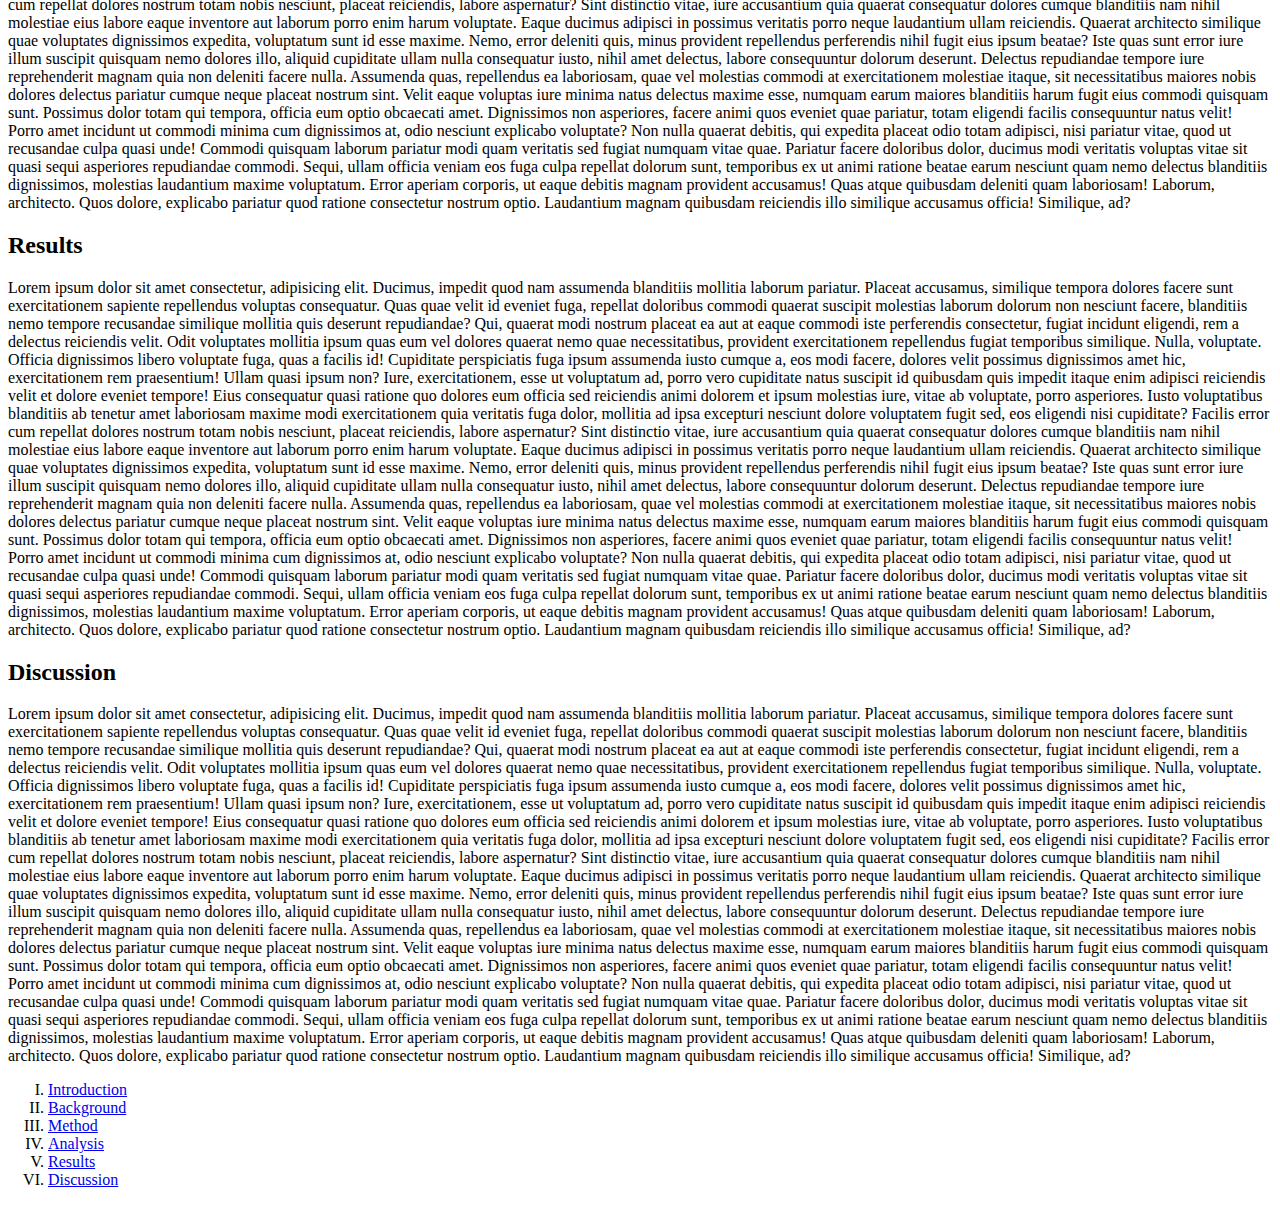
<file: menu7.html>
<!DOCTYPE html>
<html lang = "en">
<head>
    <meta charset="UTF-8">
    <meta name="viewport" content="witdh=device-width, initial-scale=1.0">
    <title>Q5</title>
    <link rel="stylesheet" href="styles/menu7.css">
</head>
<body>
    <nav id="nav_menu">
    <ul>
        <li><a href="index7.html">Home</a></li>
        <li><a href="project7.html">Project A</a></li>
        <li><a href="menu7.html" class="current">Project B</a></li>
        <li><a href="#" class="lastitem">About Us</a></li>
    </ul>
    </nav>
    <article>
        <h1>Research Project B</h1>
        <h2 id="intro">Introduction</h2>
            <p>Lorem ipsum dolor sit amet consectetur, adipisicing elit. Ducimus, impedit quod nam assumenda blanditiis mollitia laborum pariatur. Placeat accusamus, similique tempora dolores facere sunt exercitationem sapiente repellendus voluptas consequatur. Quas quae velit id eveniet fuga, repellat doloribus commodi quaerat suscipit molestias laborum dolorum non nesciunt facere, blanditiis nemo tempore recusandae similique mollitia quis deserunt repudiandae? Qui, quaerat modi nostrum placeat ea aut at eaque commodi iste perferendis consectetur, fugiat incidunt eligendi, rem a delectus reiciendis velit. Odit voluptates mollitia ipsum quas eum vel dolores quaerat nemo quae necessitatibus, provident exercitationem repellendus fugiat temporibus similique. Nulla, voluptate. Officia dignissimos libero voluptate fuga, quas a facilis id! Cupiditate perspiciatis fuga ipsum assumenda iusto cumque a, eos modi facere, dolores velit possimus dignissimos amet hic, exercitationem rem praesentium! Ullam quasi ipsum non? Iure, exercitationem, esse ut voluptatum ad, porro vero cupiditate natus suscipit id quibusdam quis impedit itaque enim adipisci reiciendis velit et dolore eveniet tempore! Eius consequatur quasi ratione quo dolores eum officia sed reiciendis animi dolorem et ipsum molestias iure, vitae ab voluptate, porro asperiores. Iusto voluptatibus blanditiis ab tenetur amet laboriosam maxime modi exercitationem quia veritatis fuga dolor, mollitia ad ipsa excepturi nesciunt dolore voluptatem fugit sed, eos eligendi nisi cupiditate? Facilis error cum repellat dolores nostrum totam nobis nesciunt, placeat reiciendis, labore aspernatur? Sint distinctio vitae, iure accusantium quia quaerat consequatur dolores cumque blanditiis nam nihil molestiae eius labore eaque inventore aut laborum porro enim harum voluptate. Eaque ducimus adipisci in possimus veritatis porro neque laudantium ullam reiciendis. Quaerat architecto similique quae voluptates dignissimos expedita, voluptatum sunt id esse maxime. Nemo, error deleniti quis, minus provident repellendus perferendis nihil fugit eius ipsum beatae? Iste quas sunt error iure illum suscipit quisquam nemo dolores illo, aliquid cupiditate ullam nulla consequatur iusto, nihil amet delectus, labore consequuntur dolorum deserunt. Delectus repudiandae tempore iure reprehenderit magnam quia non deleniti facere nulla. Assumenda quas, repellendus ea laboriosam, quae vel molestias commodi at exercitationem molestiae itaque, sit necessitatibus maiores nobis dolores delectus pariatur cumque neque placeat nostrum sint. Velit eaque voluptas iure minima natus delectus maxime esse, numquam earum maiores blanditiis harum fugit eius commodi quisquam sunt. Possimus dolor totam qui tempora, officia eum optio obcaecati amet. Dignissimos non asperiores, facere animi quos eveniet quae pariatur, totam eligendi facilis consequuntur natus velit! Porro amet incidunt ut commodi minima cum dignissimos at, odio nesciunt explicabo voluptate? Non nulla quaerat debitis, qui expedita placeat odio totam adipisci, nisi pariatur vitae, quod ut recusandae culpa quasi unde! Commodi quisquam laborum pariatur modi quam veritatis sed fugiat numquam vitae quae. Pariatur facere doloribus dolor, ducimus modi veritatis voluptas vitae sit quasi sequi asperiores repudiandae commodi. Sequi, ullam officia veniam eos fuga culpa repellat dolorum sunt, temporibus ex ut animi ratione beatae earum nesciunt quam nemo delectus blanditiis dignissimos, molestias laudantium maxime voluptatum. Error aperiam corporis, ut eaque debitis magnam provident accusamus! Quas atque quibusdam deleniti quam laboriosam! Laborum, architecto. Quos dolore, explicabo pariatur quod ratione consectetur nostrum optio. Laudantium magnam quibusdam reiciendis illo similique accusamus officia! Similique, ad?</p>
        <h2 id="background">Background</h2>
            <p>Lorem ipsum dolor sit amet consectetur, adipisicing elit. Ducimus, impedit quod nam assumenda blanditiis mollitia laborum pariatur. Placeat accusamus, similique tempora dolores facere sunt exercitationem sapiente repellendus voluptas consequatur. Quas quae velit id eveniet fuga, repellat doloribus commodi quaerat suscipit molestias laborum dolorum non nesciunt facere, blanditiis nemo tempore recusandae similique mollitia quis deserunt repudiandae? Qui, quaerat modi nostrum placeat ea aut at eaque commodi iste perferendis consectetur, fugiat incidunt eligendi, rem a delectus reiciendis velit. Odit voluptates mollitia ipsum quas eum vel dolores quaerat nemo quae necessitatibus, provident exercitationem repellendus fugiat temporibus similique. Nulla, voluptate. Officia dignissimos libero voluptate fuga, quas a facilis id! Cupiditate perspiciatis fuga ipsum assumenda iusto cumque a, eos modi facere, dolores velit possimus dignissimos amet hic, exercitationem rem praesentium! Ullam quasi ipsum non? Iure, exercitationem, esse ut voluptatum ad, porro vero cupiditate natus suscipit id quibusdam quis impedit itaque enim adipisci reiciendis velit et dolore eveniet tempore! Eius consequatur quasi ratione quo dolores eum officia sed reiciendis animi dolorem et ipsum molestias iure, vitae ab voluptate, porro asperiores. Iusto voluptatibus blanditiis ab tenetur amet laboriosam maxime modi exercitationem quia veritatis fuga dolor, mollitia ad ipsa excepturi nesciunt dolore voluptatem fugit sed, eos eligendi nisi cupiditate? Facilis error cum repellat dolores nostrum totam nobis nesciunt, placeat reiciendis, labore aspernatur? Sint distinctio vitae, iure accusantium quia quaerat consequatur dolores cumque blanditiis nam nihil molestiae eius labore eaque inventore aut laborum porro enim harum voluptate. Eaque ducimus adipisci in possimus veritatis porro neque laudantium ullam reiciendis. Quaerat architecto similique quae voluptates dignissimos expedita, voluptatum sunt id esse maxime. Nemo, error deleniti quis, minus provident repellendus perferendis nihil fugit eius ipsum beatae? Iste quas sunt error iure illum suscipit quisquam nemo dolores illo, aliquid cupiditate ullam nulla consequatur iusto, nihil amet delectus, labore consequuntur dolorum deserunt. Delectus repudiandae tempore iure reprehenderit magnam quia non deleniti facere nulla. Assumenda quas, repellendus ea laboriosam, quae vel molestias commodi at exercitationem molestiae itaque, sit necessitatibus maiores nobis dolores delectus pariatur cumque neque placeat nostrum sint. Velit eaque voluptas iure minima natus delectus maxime esse, numquam earum maiores blanditiis harum fugit eius commodi quisquam sunt. Possimus dolor totam qui tempora, officia eum optio obcaecati amet. Dignissimos non asperiores, facere animi quos eveniet quae pariatur, totam eligendi facilis consequuntur natus velit! Porro amet incidunt ut commodi minima cum dignissimos at, odio nesciunt explicabo voluptate? Non nulla quaerat debitis, qui expedita placeat odio totam adipisci, nisi pariatur vitae, quod ut recusandae culpa quasi unde! Commodi quisquam laborum pariatur modi quam veritatis sed fugiat numquam vitae quae. Pariatur facere doloribus dolor, ducimus modi veritatis voluptas vitae sit quasi sequi asperiores repudiandae commodi. Sequi, ullam officia veniam eos fuga culpa repellat dolorum sunt, temporibus ex ut animi ratione beatae earum nesciunt quam nemo delectus blanditiis dignissimos, molestias laudantium maxime voluptatum. Error aperiam corporis, ut eaque debitis magnam provident accusamus! Quas atque quibusdam deleniti quam laboriosam! Laborum, architecto. Quos dolore, explicabo pariatur quod ratione consectetur nostrum optio. Laudantium magnam quibusdam reiciendis illo similique accusamus officia! Similique, ad?</p>
        <h2 id="method">Method</h2>
            <p>Lorem ipsum dolor sit amet consectetur, adipisicing elit. Ducimus, impedit quod nam assumenda blanditiis mollitia laborum pariatur. Placeat accusamus, similique tempora dolores facere sunt exercitationem sapiente repellendus voluptas consequatur. Quas quae velit id eveniet fuga, repellat doloribus commodi quaerat suscipit molestias laborum dolorum non nesciunt facere, blanditiis nemo tempore recusandae similique mollitia quis deserunt repudiandae? Qui, quaerat modi nostrum placeat ea aut at eaque commodi iste perferendis consectetur, fugiat incidunt eligendi, rem a delectus reiciendis velit. Odit voluptates mollitia ipsum quas eum vel dolores quaerat nemo quae necessitatibus, provident exercitationem repellendus fugiat temporibus similique. Nulla, voluptate. Officia dignissimos libero voluptate fuga, quas a facilis id! Cupiditate perspiciatis fuga ipsum assumenda iusto cumque a, eos modi facere, dolores velit possimus dignissimos amet hic, exercitationem rem praesentium! Ullam quasi ipsum non? Iure, exercitationem, esse ut voluptatum ad, porro vero cupiditate natus suscipit id quibusdam quis impedit itaque enim adipisci reiciendis velit et dolore eveniet tempore! Eius consequatur quasi ratione quo dolores eum officia sed reiciendis animi dolorem et ipsum molestias iure, vitae ab voluptate, porro asperiores. Iusto voluptatibus blanditiis ab tenetur amet laboriosam maxime modi exercitationem quia veritatis fuga dolor, mollitia ad ipsa excepturi nesciunt dolore voluptatem fugit sed, eos eligendi nisi cupiditate? Facilis error cum repellat dolores nostrum totam nobis nesciunt, placeat reiciendis, labore aspernatur? Sint distinctio vitae, iure accusantium quia quaerat consequatur dolores cumque blanditiis nam nihil molestiae eius labore eaque inventore aut laborum porro enim harum voluptate. Eaque ducimus adipisci in possimus veritatis porro neque laudantium ullam reiciendis. Quaerat architecto similique quae voluptates dignissimos expedita, voluptatum sunt id esse maxime. Nemo, error deleniti quis, minus provident repellendus perferendis nihil fugit eius ipsum beatae? Iste quas sunt error iure illum suscipit quisquam nemo dolores illo, aliquid cupiditate ullam nulla consequatur iusto, nihil amet delectus, labore consequuntur dolorum deserunt. Delectus repudiandae tempore iure reprehenderit magnam quia non deleniti facere nulla. Assumenda quas, repellendus ea laboriosam, quae vel molestias commodi at exercitationem molestiae itaque, sit necessitatibus maiores nobis dolores delectus pariatur cumque neque placeat nostrum sint. Velit eaque voluptas iure minima natus delectus maxime esse, numquam earum maiores blanditiis harum fugit eius commodi quisquam sunt. Possimus dolor totam qui tempora, officia eum optio obcaecati amet. Dignissimos non asperiores, facere animi quos eveniet quae pariatur, totam eligendi facilis consequuntur natus velit! Porro amet incidunt ut commodi minima cum dignissimos at, odio nesciunt explicabo voluptate? Non nulla quaerat debitis, qui expedita placeat odio totam adipisci, nisi pariatur vitae, quod ut recusandae culpa quasi unde! Commodi quisquam laborum pariatur modi quam veritatis sed fugiat numquam vitae quae. Pariatur facere doloribus dolor, ducimus modi veritatis voluptas vitae sit quasi sequi asperiores repudiandae commodi. Sequi, ullam officia veniam eos fuga culpa repellat dolorum sunt, temporibus ex ut animi ratione beatae earum nesciunt quam nemo delectus blanditiis dignissimos, molestias laudantium maxime voluptatum. Error aperiam corporis, ut eaque debitis magnam provident accusamus! Quas atque quibusdam deleniti quam laboriosam! Laborum, architecto. Quos dolore, explicabo pariatur quod ratione consectetur nostrum optio. Laudantium magnam quibusdam reiciendis illo similique accusamus officia! Similique, ad?</p>
        <h2 id="analysis">Analysis</h2>
            <p>Lorem ipsum dolor sit amet consectetur, adipisicing elit. Ducimus, impedit quod nam assumenda blanditiis mollitia laborum pariatur. Placeat accusamus, similique tempora dolores facere sunt exercitationem sapiente repellendus voluptas consequatur. Quas quae velit id eveniet fuga, repellat doloribus commodi quaerat suscipit molestias laborum dolorum non nesciunt facere, blanditiis nemo tempore recusandae similique mollitia quis deserunt repudiandae? Qui, quaerat modi nostrum placeat ea aut at eaque commodi iste perferendis consectetur, fugiat incidunt eligendi, rem a delectus reiciendis velit. Odit voluptates mollitia ipsum quas eum vel dolores quaerat nemo quae necessitatibus, provident exercitationem repellendus fugiat temporibus similique. Nulla, voluptate. Officia dignissimos libero voluptate fuga, quas a facilis id! Cupiditate perspiciatis fuga ipsum assumenda iusto cumque a, eos modi facere, dolores velit possimus dignissimos amet hic, exercitationem rem praesentium! Ullam quasi ipsum non? Iure, exercitationem, esse ut voluptatum ad, porro vero cupiditate natus suscipit id quibusdam quis impedit itaque enim adipisci reiciendis velit et dolore eveniet tempore! Eius consequatur quasi ratione quo dolores eum officia sed reiciendis animi dolorem et ipsum molestias iure, vitae ab voluptate, porro asperiores. Iusto voluptatibus blanditiis ab tenetur amet laboriosam maxime modi exercitationem quia veritatis fuga dolor, mollitia ad ipsa excepturi nesciunt dolore voluptatem fugit sed, eos eligendi nisi cupiditate? Facilis error cum repellat dolores nostrum totam nobis nesciunt, placeat reiciendis, labore aspernatur? Sint distinctio vitae, iure accusantium quia quaerat consequatur dolores cumque blanditiis nam nihil molestiae eius labore eaque inventore aut laborum porro enim harum voluptate. Eaque ducimus adipisci in possimus veritatis porro neque laudantium ullam reiciendis. Quaerat architecto similique quae voluptates dignissimos expedita, voluptatum sunt id esse maxime. Nemo, error deleniti quis, minus provident repellendus perferendis nihil fugit eius ipsum beatae? Iste quas sunt error iure illum suscipit quisquam nemo dolores illo, aliquid cupiditate ullam nulla consequatur iusto, nihil amet delectus, labore consequuntur dolorum deserunt. Delectus repudiandae tempore iure reprehenderit magnam quia non deleniti facere nulla. Assumenda quas, repellendus ea laboriosam, quae vel molestias commodi at exercitationem molestiae itaque, sit necessitatibus maiores nobis dolores delectus pariatur cumque neque placeat nostrum sint. Velit eaque voluptas iure minima natus delectus maxime esse, numquam earum maiores blanditiis harum fugit eius commodi quisquam sunt. Possimus dolor totam qui tempora, officia eum optio obcaecati amet. Dignissimos non asperiores, facere animi quos eveniet quae pariatur, totam eligendi facilis consequuntur natus velit! Porro amet incidunt ut commodi minima cum dignissimos at, odio nesciunt explicabo voluptate? Non nulla quaerat debitis, qui expedita placeat odio totam adipisci, nisi pariatur vitae, quod ut recusandae culpa quasi unde! Commodi quisquam laborum pariatur modi quam veritatis sed fugiat numquam vitae quae. Pariatur facere doloribus dolor, ducimus modi veritatis voluptas vitae sit quasi sequi asperiores repudiandae commodi. Sequi, ullam officia veniam eos fuga culpa repellat dolorum sunt, temporibus ex ut animi ratione beatae earum nesciunt quam nemo delectus blanditiis dignissimos, molestias laudantium maxime voluptatum. Error aperiam corporis, ut eaque debitis magnam provident accusamus! Quas atque quibusdam deleniti quam laboriosam! Laborum, architecto. Quos dolore, explicabo pariatur quod ratione consectetur nostrum optio. Laudantium magnam quibusdam reiciendis illo similique accusamus officia! Similique, ad?</p>
        <h2 id="results">Results</h2>
            <p>Lorem ipsum dolor sit amet consectetur, adipisicing elit. Ducimus, impedit quod nam assumenda blanditiis mollitia laborum pariatur. Placeat accusamus, similique tempora dolores facere sunt exercitationem sapiente repellendus voluptas consequatur. Quas quae velit id eveniet fuga, repellat doloribus commodi quaerat suscipit molestias laborum dolorum non nesciunt facere, blanditiis nemo tempore recusandae similique mollitia quis deserunt repudiandae? Qui, quaerat modi nostrum placeat ea aut at eaque commodi iste perferendis consectetur, fugiat incidunt eligendi, rem a delectus reiciendis velit. Odit voluptates mollitia ipsum quas eum vel dolores quaerat nemo quae necessitatibus, provident exercitationem repellendus fugiat temporibus similique. Nulla, voluptate. Officia dignissimos libero voluptate fuga, quas a facilis id! Cupiditate perspiciatis fuga ipsum assumenda iusto cumque a, eos modi facere, dolores velit possimus dignissimos amet hic, exercitationem rem praesentium! Ullam quasi ipsum non? Iure, exercitationem, esse ut voluptatum ad, porro vero cupiditate natus suscipit id quibusdam quis impedit itaque enim adipisci reiciendis velit et dolore eveniet tempore! Eius consequatur quasi ratione quo dolores eum officia sed reiciendis animi dolorem et ipsum molestias iure, vitae ab voluptate, porro asperiores. Iusto voluptatibus blanditiis ab tenetur amet laboriosam maxime modi exercitationem quia veritatis fuga dolor, mollitia ad ipsa excepturi nesciunt dolore voluptatem fugit sed, eos eligendi nisi cupiditate? Facilis error cum repellat dolores nostrum totam nobis nesciunt, placeat reiciendis, labore aspernatur? Sint distinctio vitae, iure accusantium quia quaerat consequatur dolores cumque blanditiis nam nihil molestiae eius labore eaque inventore aut laborum porro enim harum voluptate. Eaque ducimus adipisci in possimus veritatis porro neque laudantium ullam reiciendis. Quaerat architecto similique quae voluptates dignissimos expedita, voluptatum sunt id esse maxime. Nemo, error deleniti quis, minus provident repellendus perferendis nihil fugit eius ipsum beatae? Iste quas sunt error iure illum suscipit quisquam nemo dolores illo, aliquid cupiditate ullam nulla consequatur iusto, nihil amet delectus, labore consequuntur dolorum deserunt. Delectus repudiandae tempore iure reprehenderit magnam quia non deleniti facere nulla. Assumenda quas, repellendus ea laboriosam, quae vel molestias commodi at exercitationem molestiae itaque, sit necessitatibus maiores nobis dolores delectus pariatur cumque neque placeat nostrum sint. Velit eaque voluptas iure minima natus delectus maxime esse, numquam earum maiores blanditiis harum fugit eius commodi quisquam sunt. Possimus dolor totam qui tempora, officia eum optio obcaecati amet. Dignissimos non asperiores, facere animi quos eveniet quae pariatur, totam eligendi facilis consequuntur natus velit! Porro amet incidunt ut commodi minima cum dignissimos at, odio nesciunt explicabo voluptate? Non nulla quaerat debitis, qui expedita placeat odio totam adipisci, nisi pariatur vitae, quod ut recusandae culpa quasi unde! Commodi quisquam laborum pariatur modi quam veritatis sed fugiat numquam vitae quae. Pariatur facere doloribus dolor, ducimus modi veritatis voluptas vitae sit quasi sequi asperiores repudiandae commodi. Sequi, ullam officia veniam eos fuga culpa repellat dolorum sunt, temporibus ex ut animi ratione beatae earum nesciunt quam nemo delectus blanditiis dignissimos, molestias laudantium maxime voluptatum. Error aperiam corporis, ut eaque debitis magnam provident accusamus! Quas atque quibusdam deleniti quam laboriosam! Laborum, architecto. Quos dolore, explicabo pariatur quod ratione consectetur nostrum optio. Laudantium magnam quibusdam reiciendis illo similique accusamus officia! Similique, ad?</p>
        <h2 id="discussion">Discussion</h2>
            <p>Lorem ipsum dolor sit amet consectetur, adipisicing elit. Ducimus, impedit quod nam assumenda blanditiis mollitia laborum pariatur. Placeat accusamus, similique tempora dolores facere sunt exercitationem sapiente repellendus voluptas consequatur. Quas quae velit id eveniet fuga, repellat doloribus commodi quaerat suscipit molestias laborum dolorum non nesciunt facere, blanditiis nemo tempore recusandae similique mollitia quis deserunt repudiandae? Qui, quaerat modi nostrum placeat ea aut at eaque commodi iste perferendis consectetur, fugiat incidunt eligendi, rem a delectus reiciendis velit. Odit voluptates mollitia ipsum quas eum vel dolores quaerat nemo quae necessitatibus, provident exercitationem repellendus fugiat temporibus similique. Nulla, voluptate. Officia dignissimos libero voluptate fuga, quas a facilis id! Cupiditate perspiciatis fuga ipsum assumenda iusto cumque a, eos modi facere, dolores velit possimus dignissimos amet hic, exercitationem rem praesentium! Ullam quasi ipsum non? Iure, exercitationem, esse ut voluptatum ad, porro vero cupiditate natus suscipit id quibusdam quis impedit itaque enim adipisci reiciendis velit et dolore eveniet tempore! Eius consequatur quasi ratione quo dolores eum officia sed reiciendis animi dolorem et ipsum molestias iure, vitae ab voluptate, porro asperiores. Iusto voluptatibus blanditiis ab tenetur amet laboriosam maxime modi exercitationem quia veritatis fuga dolor, mollitia ad ipsa excepturi nesciunt dolore voluptatem fugit sed, eos eligendi nisi cupiditate? Facilis error cum repellat dolores nostrum totam nobis nesciunt, placeat reiciendis, labore aspernatur? Sint distinctio vitae, iure accusantium quia quaerat consequatur dolores cumque blanditiis nam nihil molestiae eius labore eaque inventore aut laborum porro enim harum voluptate. Eaque ducimus adipisci in possimus veritatis porro neque laudantium ullam reiciendis. Quaerat architecto similique quae voluptates dignissimos expedita, voluptatum sunt id esse maxime. Nemo, error deleniti quis, minus provident repellendus perferendis nihil fugit eius ipsum beatae? Iste quas sunt error iure illum suscipit quisquam nemo dolores illo, aliquid cupiditate ullam nulla consequatur iusto, nihil amet delectus, labore consequuntur dolorum deserunt. Delectus repudiandae tempore iure reprehenderit magnam quia non deleniti facere nulla. Assumenda quas, repellendus ea laboriosam, quae vel molestias commodi at exercitationem molestiae itaque, sit necessitatibus maiores nobis dolores delectus pariatur cumque neque placeat nostrum sint. Velit eaque voluptas iure minima natus delectus maxime esse, numquam earum maiores blanditiis harum fugit eius commodi quisquam sunt. Possimus dolor totam qui tempora, officia eum optio obcaecati amet. Dignissimos non asperiores, facere animi quos eveniet quae pariatur, totam eligendi facilis consequuntur natus velit! Porro amet incidunt ut commodi minima cum dignissimos at, odio nesciunt explicabo voluptate? Non nulla quaerat debitis, qui expedita placeat odio totam adipisci, nisi pariatur vitae, quod ut recusandae culpa quasi unde! Commodi quisquam laborum pariatur modi quam veritatis sed fugiat numquam vitae quae. Pariatur facere doloribus dolor, ducimus modi veritatis voluptas vitae sit quasi sequi asperiores repudiandae commodi. Sequi, ullam officia veniam eos fuga culpa repellat dolorum sunt, temporibus ex ut animi ratione beatae earum nesciunt quam nemo delectus blanditiis dignissimos, molestias laudantium maxime voluptatum. Error aperiam corporis, ut eaque debitis magnam provident accusamus! Quas atque quibusdam deleniti quam laboriosam! Laborum, architecto. Quos dolore, explicabo pariatur quod ratione consectetur nostrum optio. Laudantium magnam quibusdam reiciendis illo similique accusamus officia! Similique, ad?</p>
    </article>
    <aside>
        <ol> <!-- Must make a nested list for analysis and results-->
            <li><a href="#intro">Introduction</a></li>
            <li><a href="#background">Background</a></li>
            <li><a href="#method">Method</a></li>
            <li><a href="#analysis">Analysis</a></li>
            <li><a href="#results">Results</a></li>
            <li><a href="#discussion">Discussion</a></li>
        </ol>
    </aside>
</body>
</html>
</file>
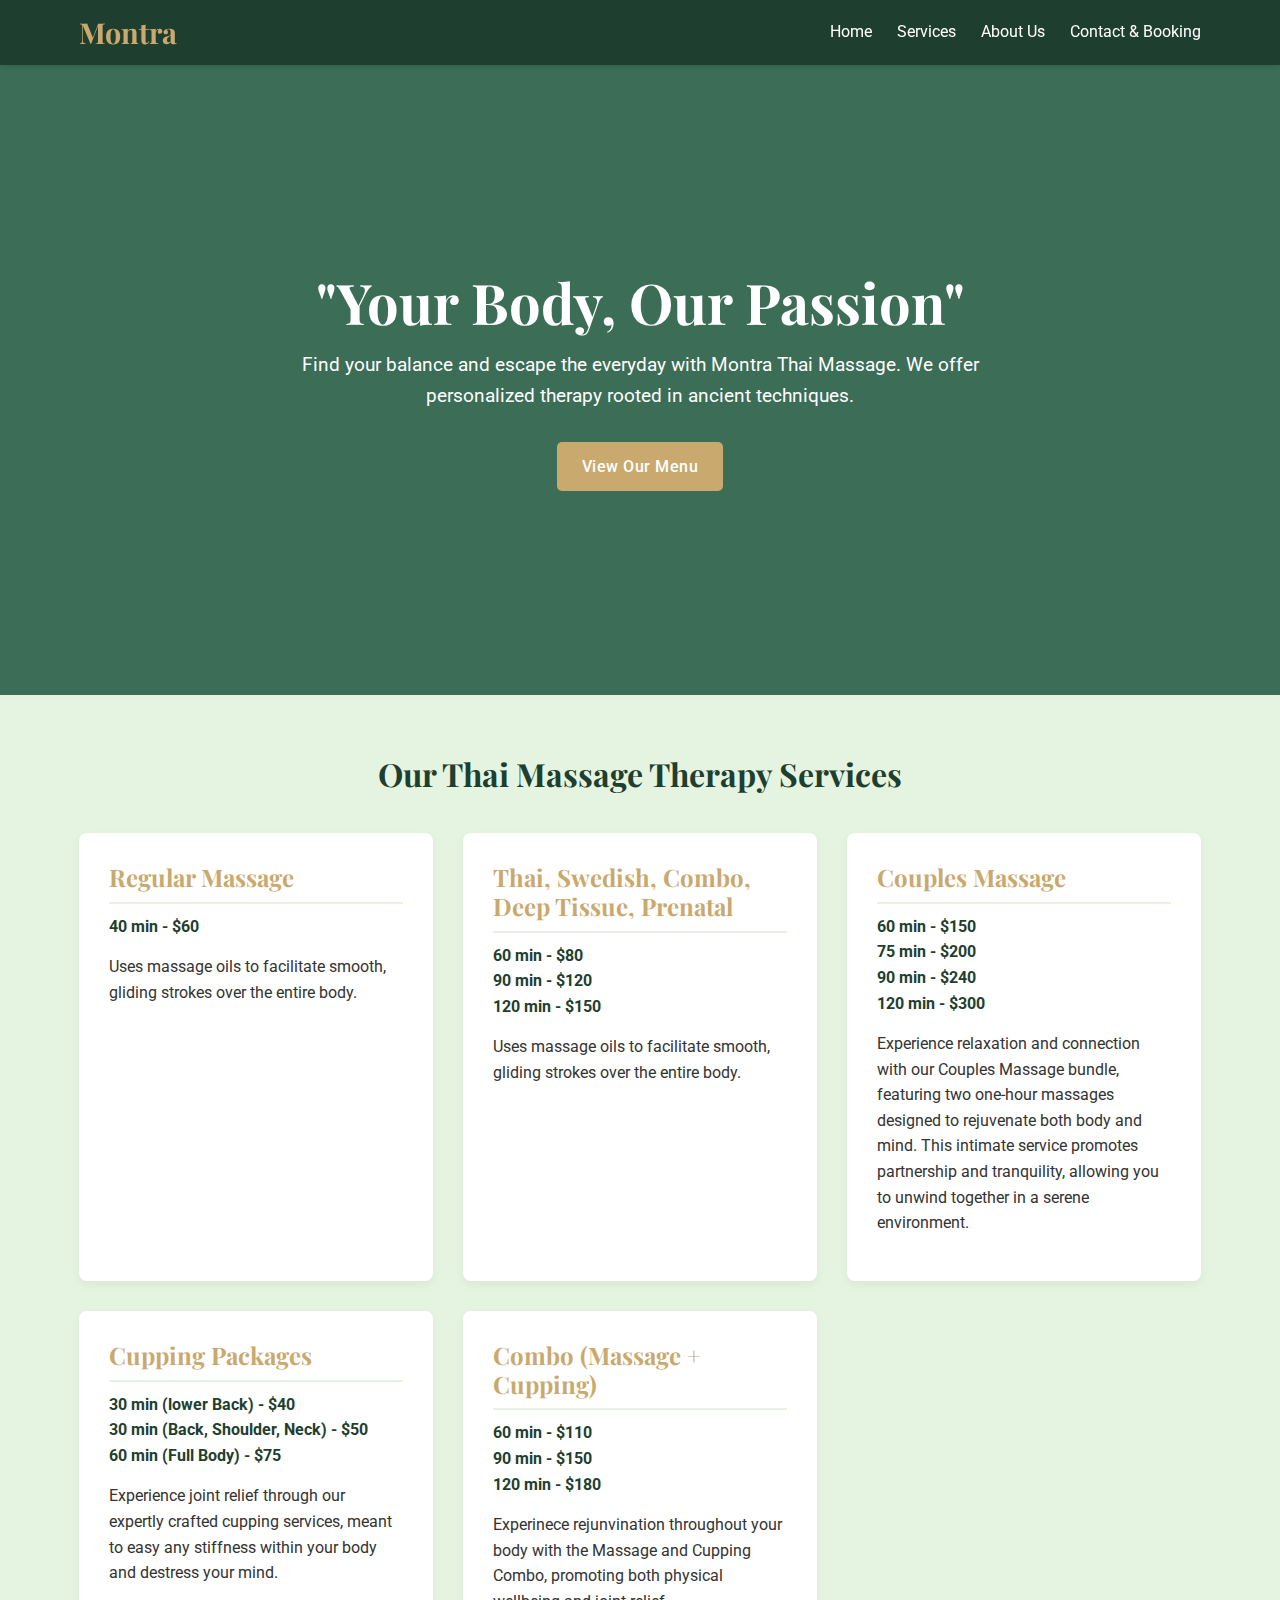
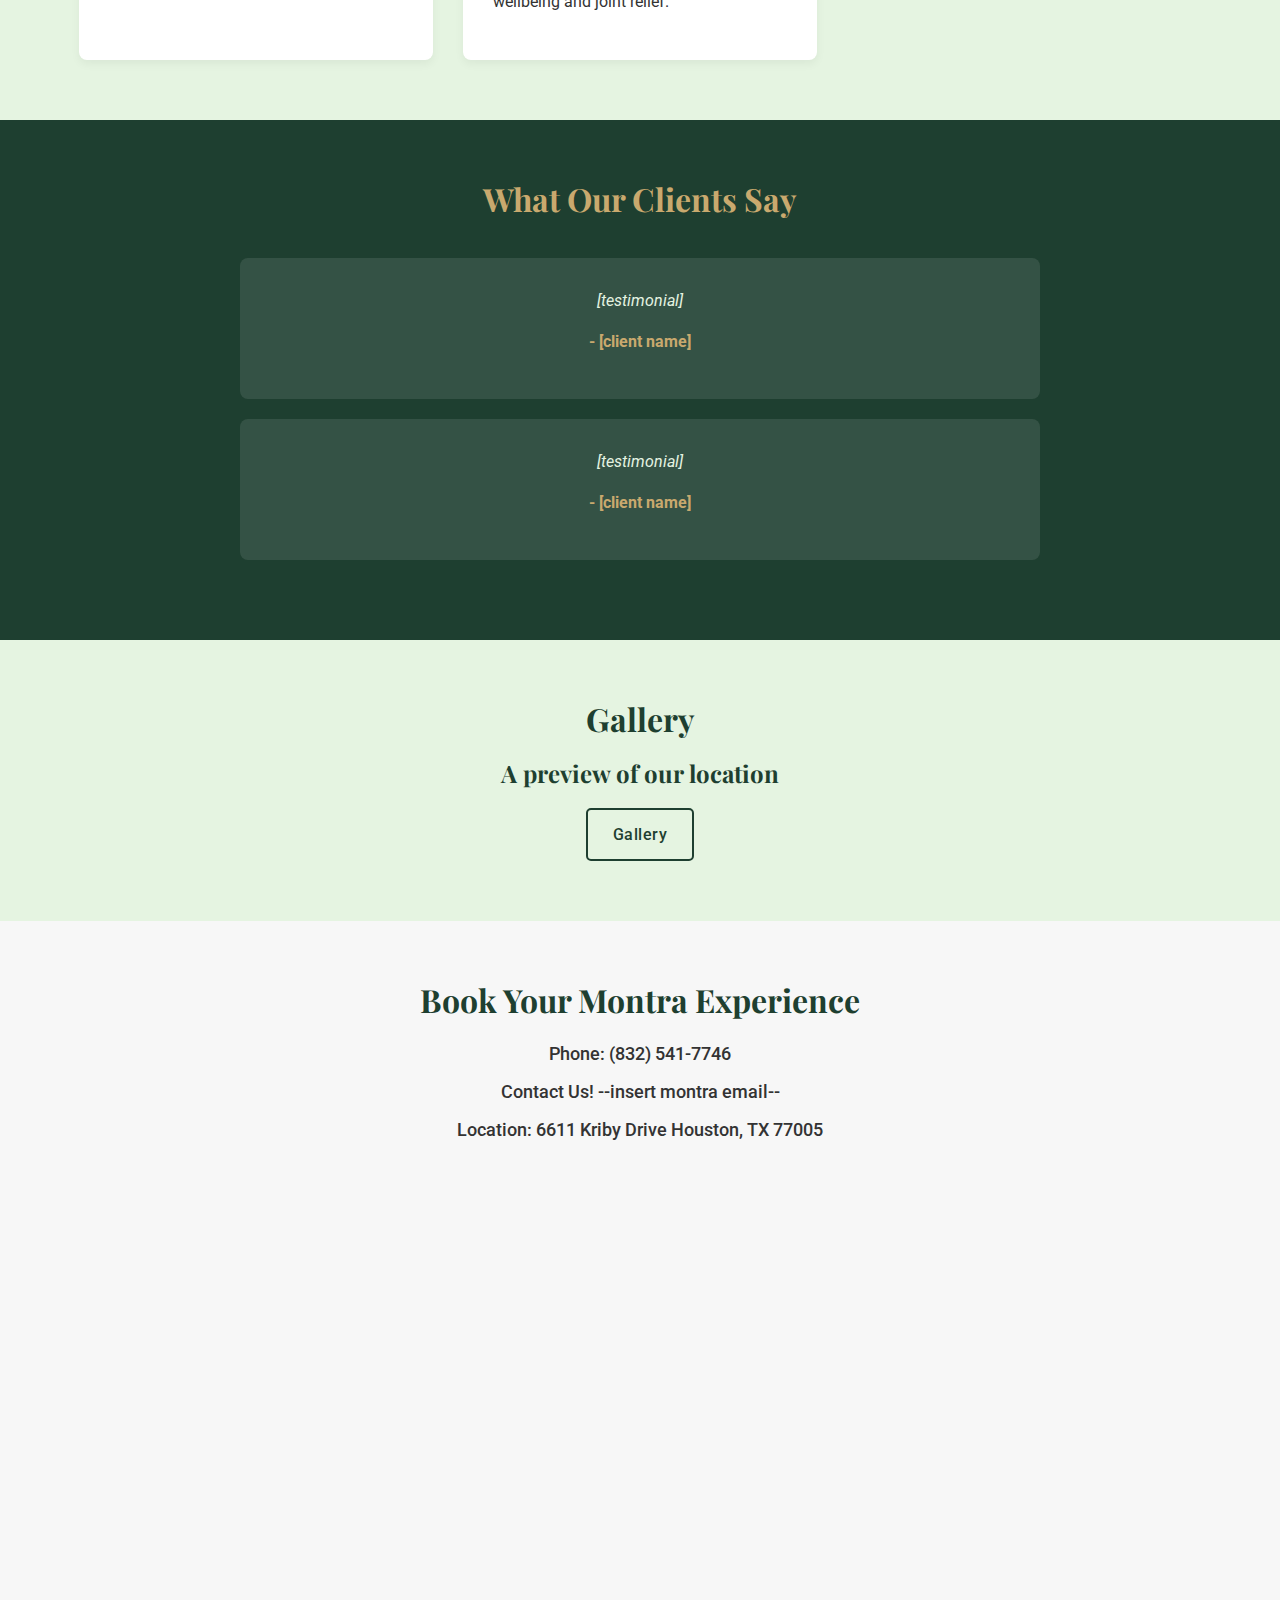
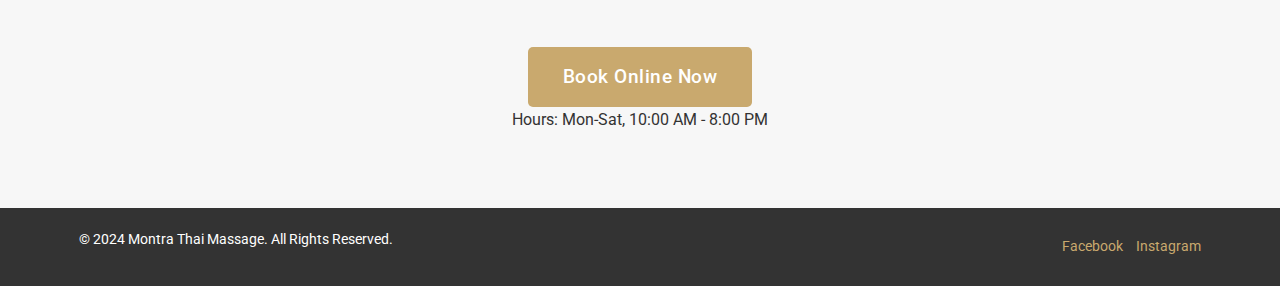
<file: montra.html>
<!DOCTYPE html>
<html lang="en">
<head>
    <meta charset="UTF-8">
    
    <meta name="viewport" content="width=device-width, initial-scale=1.0">
    
    <title>Montra Thai Massage | Authentic Thai Therapy & Wellness</title>
    <meta name="description" content="Experience authentic Thai massage therapy at Montra. We offer traditional, deep tissue, and relaxation massages for complete mind-body wellness. Book your session today.">
    <meta name="keywords" content="Montra Thai Massage, traditional Thai massage, deep tissue, relaxation massage, Thai therapy, wellness, spa, professional massage">
    <meta name="author" content="Montra Web Team">

    <link rel="stylesheet" href="styles/montra.css">
    <link href="https://fonts.googleapis.com/css2?family=Playfair+Display:wght@700&family=Roboto:wght@300;400&display=swap" rel="stylesheet">
</head>
<body>

    <header>
        <div class="container">
            <h1 class="logo">Montra</h1>
            <nav>
                <ul>
                    <li><a href="#home">Home</a></li>
                    <li><a href="#services">Services</a></li>
                    <li><a href="#gallery">About Us</a></li>
                    <li><a href="#contact">Contact & Booking</a></li>
                </ul>
            </nav>
        </div>
    </header>

    <main>
        <section id="home" class="hero">
            <div class="hero-content">
                <h1>"Your Body, Our Passion"</h1>
                <p>Find your balance and escape the everyday with Montra Thai Massage. We offer personalized therapy rooted in ancient techniques.</p>
                <a href="#services" class="btn primary-btn">View Our Menu</a>
            </div>
            </section>

        <section id="services" class="services">
            <div class="container">
                <h2>Our Thai Massage Therapy Services</h2>
                <div class="service-grid">
                    <article class="service-card">
                        <h3>Regular Massage</h3>
                        <p class="price">40 min - $60 </p>
                        <p>Uses massage oils to facilitate smooth, gliding strokes over the entire body.</p>
                        </article>
                    <article class="service-card">
                        <h3>Thai, Swedish, Combo, Deep Tissue, Prenatal</h3>
                        <p class="price">60 min - $80 <br> 90 min - $120 <br> 120 min - $150</p>
                        <p>Uses massage oils to facilitate smooth, gliding strokes over the entire body.</p>
                        </article>
                    <article class="service-card">
                        <h3>Couples Massage</h3>
                        <p class="price">60 min - $150 <br> 75 min - $200 <br> 90 min - $240 <br> 120 min - $300</p>
                        <p>Experience relaxation and connection with our Couples Massage bundle, featuring two one-hour massages designed to rejuvenate both body and mind. This intimate service promotes partnership and tranquility, allowing you to unwind together in a serene environment.</p>
                        </article>
                    <article class="service-card">
                        <h3>Cupping Packages</h3>
                        <p class="price">30 min (lower Back) - $40 <br> 30 min (Back, Shoulder, Neck) - $50 <br> 60 min (Full Body) -  $75</p>
                        <p>Experience joint relief through our expertly crafted cupping services, meant to easy any stiffness within your body and destress your mind.</p>
                        </article>
                    <article class="service-card">
                        <h3>Combo (Massage + Cupping)</h3>
                        <p class="price">60 min - $110 <br> 90 min - $150 <br> 120 min - $180</p>
                        <p>Experinece rejunvination throughout your body with the Massage and Cupping Combo, promoting both physical wellbeing and joint relief.</p>
                        </article>
                </div>
            </div>
        </section>

        <section class="testimonials">
            <div class="container">
                <h2>What Our Clients Say</h2>
                <div class="testimonial-card">
                    <p>[testimonial]</p>
                    <p class="author">- [client name]</p>
                </div>
                <div class="testimonial-card">
                    <p>[testimonial]</p>
                    <p class="author">- [client name]</p>
                </div>
            </div>
        </section>

        <section id="gallery" class="gallery">
            <div class="container">
                <h2>Gallery</h2>
                <h3>A preview of our location</h3>
                <a href="#contact" class="btn secondary-btn">Gallery</a>
            </div>
        </section>

        <section id="contact" class="contact">
            <div class="container">
                <h2>Book Your Montra Experience</h2>
                <p class="contact-info">Phone: (832) 541-7746</p>
                <p class="contact-info">Contact Us! --insert montra email-- </p>
                <p class="contact-info">Location: 6611 Kriby Drive Houston, TX 77005</p>
                <p> <iframe src="https://www.google.com/maps/embed?pb=!1m18!1m12!1m3!1d6930.863723565857!2d-95.420646223925!3d29.707247234467378!2m3!1f0!2f0!3f0!3m2!1i1024!2i768!4f13.1!3m3!1m2!1s0x8640c0417d6e8fbf%3A0x1566f79a2396df32!2s6611%20Kirby%20Dr%2C%20Houston%2C%20TX%2077005!5e0!3m2!1sen!2sus!4v1765265327549!5m2!1sen!2sus" width="600" height="450" style="border:0;" allowfullscreen="" loading="lazy" referrerpolicy="no-referrer-when-downgrade"></iframe> </p>
                <a href="https://www.vagaro.com//Users/BusinessWidget.aspx?enc=MMLjhIwJMcwFQhXLL7ifVM4SakI1KjE3knRkP3ywpWVXk0IjFrFOrvdEdsZ/CVa7nEj6MRQuAwfBBGT5tOpfUYvKjmzdwCZhUVBSZgZ04zg5ODJm5RfAQvgigpMCzk85F500OkxY7h72LHqdhM0GKaslwm/63uDPVtlwPtiq0zxGfszkWkfL5W+J0D0EkvUeW14OtUdj8jJb5pybomIa3DUm18bl1nmoOtPVAdZ9ZJ5RdQHGeGZ1NWgQ+x9CqA/[base64]" class="btn primary-btn large-btn">Book Online Now</a>
                <p class="hours">Hours: Mon-Sat, 10:00 AM - 8:00 PM</p>
            </div>
        </section>
    </main>

    <footer>
        <div class="container">
            <p>&copy; 2024 Montra Thai Massage. All Rights Reserved.</p>
            <div class="social-links">
               
                <a href="#">Facebook</a> <a href="#">Instagram</a>
            </div>
        </div>
    </footer>

</body>
</html>
</file>
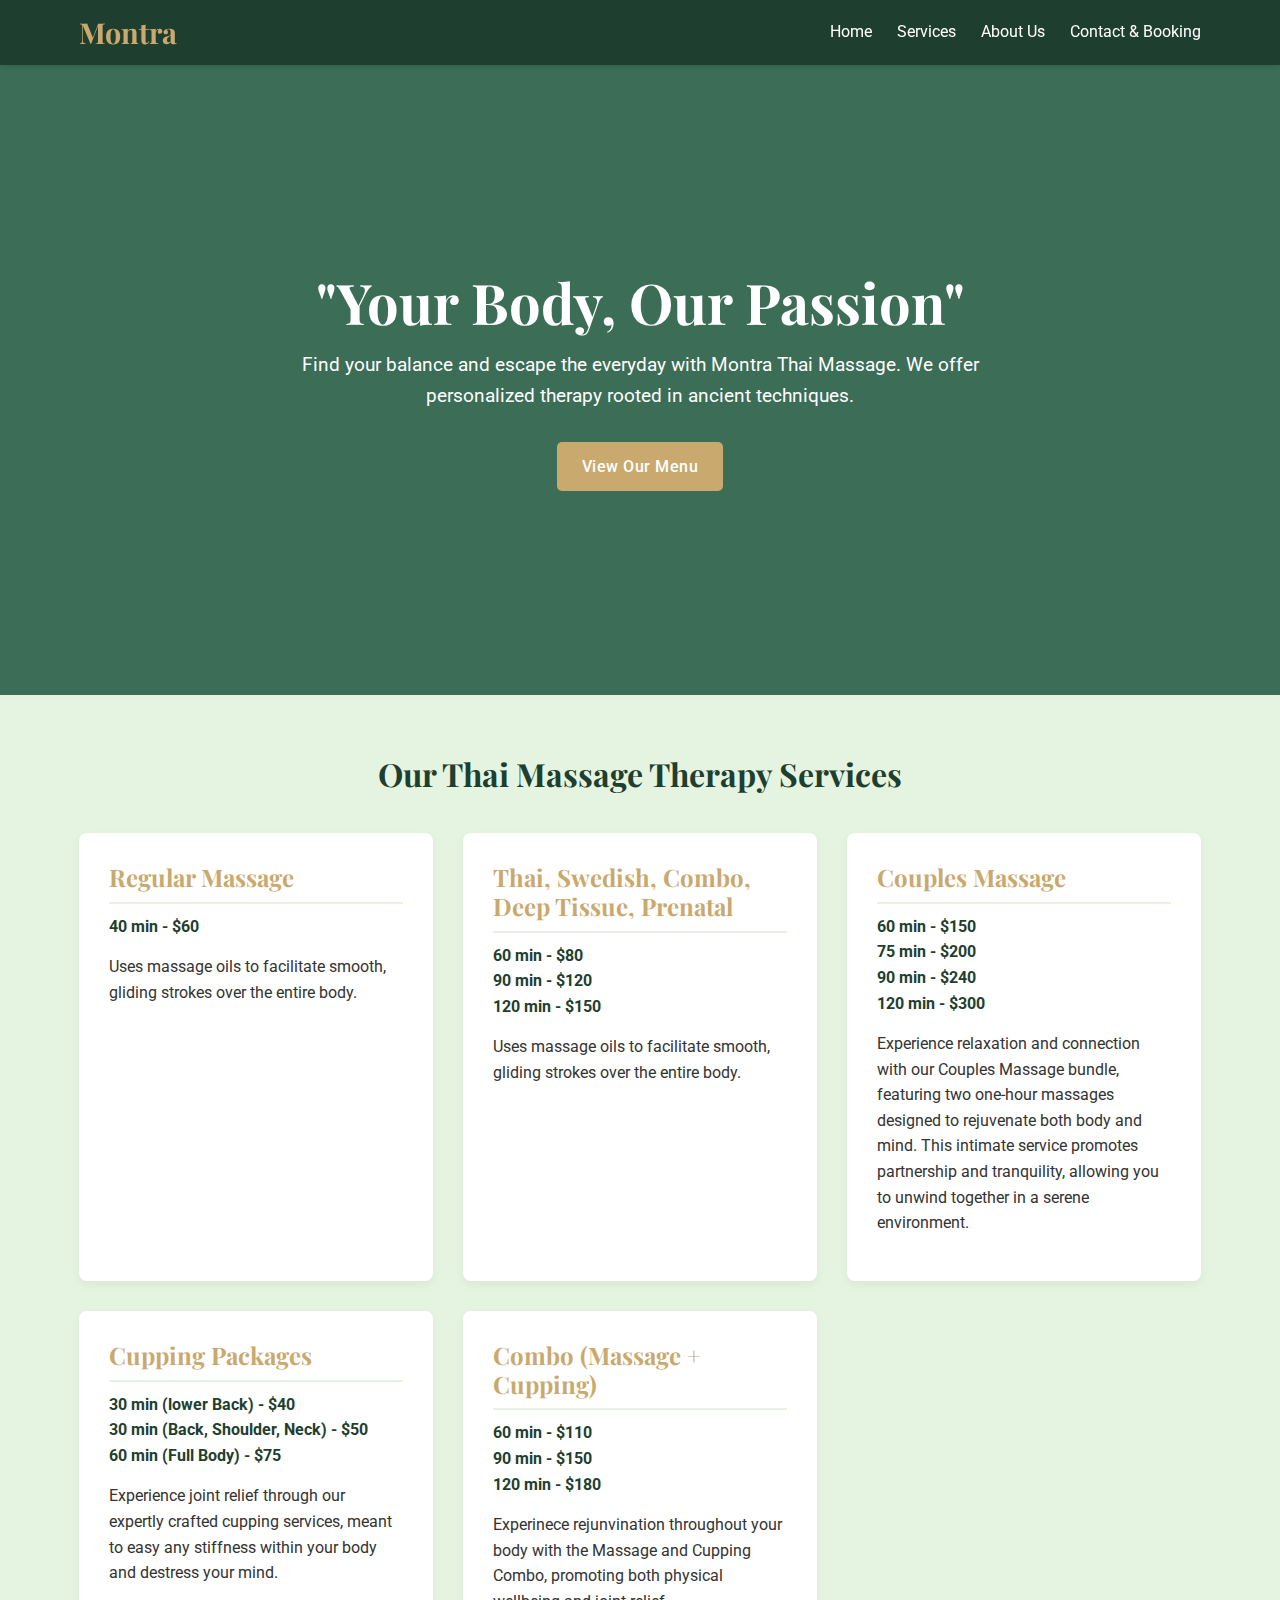
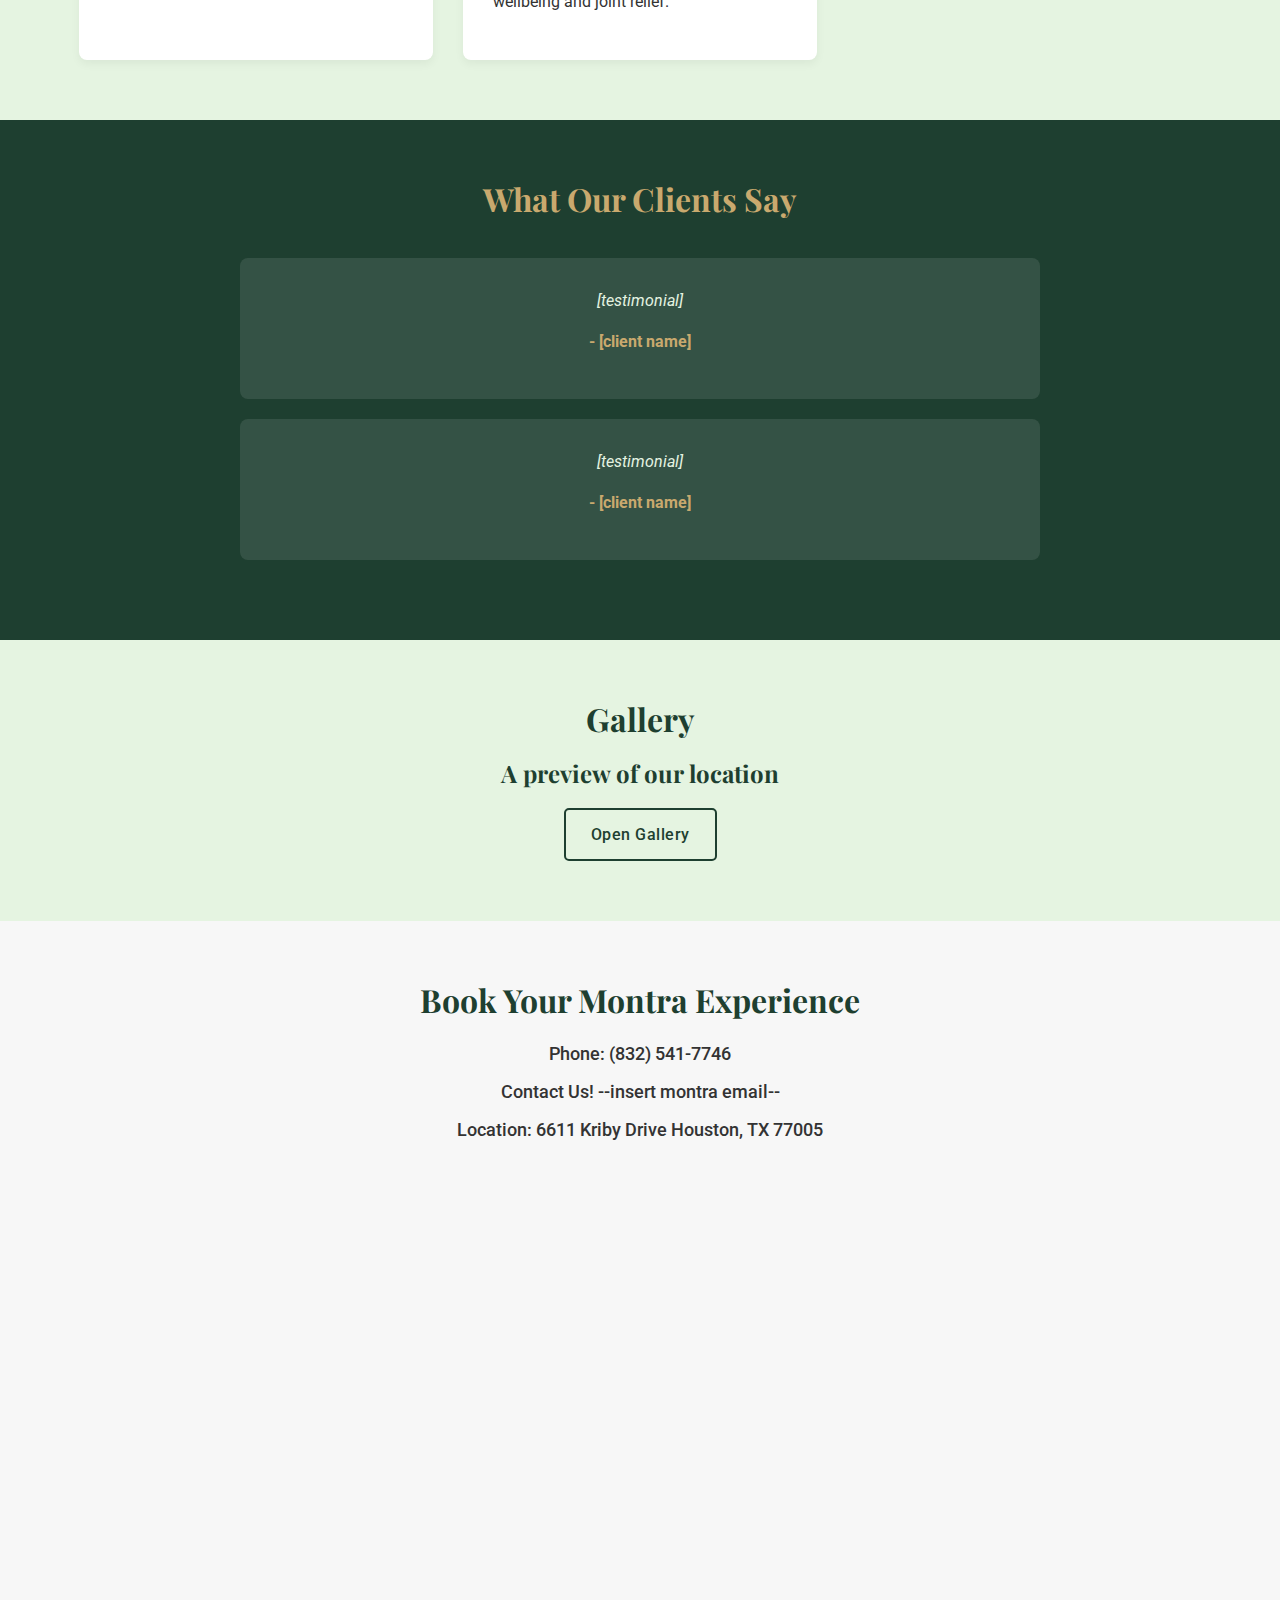
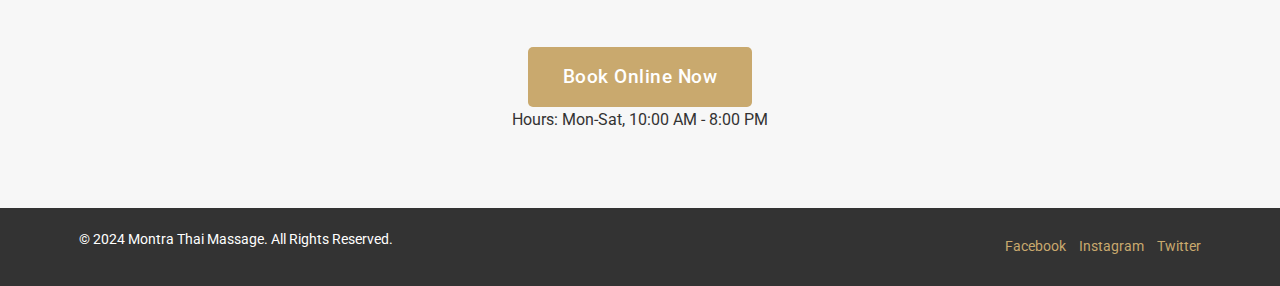
<file: montraTEST.html>
<!DOCTYPE html>
<html lang="en">
<head>
    <meta charset="UTF-8">
    
    <meta name="viewport" content="width=device-width, initial-scale=1.0">
    
    <title>Montra Thai Massage | Authentic Thai Therapy & Wellness</title>
    <meta name="description" content="Experience authentic Thai massage therapy at Montra. We offer traditional, deep tissue, and relaxation massages for complete mind-body wellness. Book your session today.">
    <meta name="keywords" content="Montra Thai Massage, traditional Thai massage, deep tissue, relaxation massage, Thai therapy, wellness, spa, professional massage, Thai, Massage, Asian, Relax, therapy, relief">
    <meta name="author" content="Montra Web Team">

    <link rel="stylesheet" href="styles/montra.css">
    <link href="https://fonts.googleapis.com/css2?family=Playfair+Display:wght@700&family=Roboto:wght@300;400&display=swap" rel="stylesheet">
</head>
<body>

    <header>
        <div class="container">
            <h1 class="logo">Montra</h1>
            <nav>
                <ul>
                    <li><a href="#home">Home</a></li>
                    <li><a href="#services">Services</a></li>
                    <li><a href="#gallery">About Us</a></li>
                    <li><a href="#contact">Contact & Booking</a></li>
                </ul>
            </nav>
        </div>
    </header>

    <main>
        <section id="home" class="hero">
            <div class="hero-content">
                <h1>"Your Body, Our Passion"</h1>
                <p>Find your balance and escape the everyday with Montra Thai Massage. We offer personalized therapy rooted in ancient techniques.</p>
                <a href="#services" class="btn primary-btn">View Our Menu</a>
            </div>
            </section>

        <section id="services" class="services">
            <div class="container">
                <h2>Our Thai Massage Therapy Services</h2>
                <div class="service-grid">
                    <article class="service-card">
                        <h3>Regular Massage</h3>
                        <p class="price">40 min - $60 </p>
                        <p>Uses massage oils to facilitate smooth, gliding strokes over the entire body.</p>
                        </article>
                    <article class="service-card">
                        <h3>Thai, Swedish, Combo, Deep Tissue, Prenatal</h3>
                        <p class="price">60 min - $80 <br> 90 min - $120 <br> 120 min - $150</p>
                        <p>Uses massage oils to facilitate smooth, gliding strokes over the entire body.</p>
                        </article>
                    <article class="service-card">
                        <h3>Couples Massage</h3>
                        <p class="price">60 min - $150 <br> 75 min - $200 <br> 90 min - $240 <br> 120 min - $300</p>
                        <p>Experience relaxation and connection with our Couples Massage bundle, featuring two one-hour massages designed to rejuvenate both body and mind. This intimate service promotes partnership and tranquility, allowing you to unwind together in a serene environment.</p>
                        </article>
                    <article class="service-card">
                        <h3>Cupping Packages</h3>
                        <p class="price">30 min (lower Back) - $40 <br> 30 min (Back, Shoulder, Neck) - $50 <br> 60 min (Full Body) -  $75</p>
                        <p>Experience joint relief through our expertly crafted cupping services, meant to easy any stiffness within your body and destress your mind.</p>
                        </article>
                    <article class="service-card">
                        <h3>Combo (Massage + Cupping)</h3>
                        <p class="price">60 min - $110 <br> 90 min - $150 <br> 120 min - $180</p>
                        <p>Experinece rejunvination throughout your body with the Massage and Cupping Combo, promoting both physical wellbeing and joint relief.</p>
                        </article>
                </div>
            </div>
        </section>

        <section class="testimonials">
            <div class="container">
                <h2>What Our Clients Say</h2>
                <div class="testimonial-card">
                    <p>[testimonial]</p>
                    <p class="author">- [client name]</p>
                </div>
                <div class="testimonial-card">
                    <p>[testimonial]</p>
                    <p class="author">- [client name]</p>
                </div>
            </div>
        </section>

        <section id="gallery" class="gallery">
        <div class="container">
            <h2>Gallery</h2>
            <h3>A preview of our location</h3>

            <details class="gallery-toggle">
                <summary class="btn secondary-btn">Open Gallery</summary>

                <div class="gallery-images">
                    <img src="images/montraIMG1.png" alt="img1">
                    <img src="images/montraIMG2.png" alt="img2">
                    <img src="images/montraIMG3.png" alt="img3">
                </div>
            </details>
        </div>
</section>


        <section id="contact" class="contact">
            <div class="container">
                <h2>Book Your Montra Experience</h2>
                <p class="contact-info">Phone: (832) 541-7746</p>
                <p class="contact-info">Contact Us! --insert montra email-- </p>
                <p class="contact-info">Location: 6611 Kriby Drive Houston, TX 77005</p>
                <p> <iframe src="https://www.google.com/maps/embed?pb=!1m18!1m12!1m3!1d6930.863723565857!2d-95.420646223925!3d29.707247234467378!2m3!1f0!2f0!3f0!3m2!1i1024!2i768!4f13.1!3m3!1m2!1s0x8640c0417d6e8fbf%3A0x1566f79a2396df32!2s6611%20Kirby%20Dr%2C%20Houston%2C%20TX%2077005!5e0!3m2!1sen!2sus!4v1765265327549!5m2!1sen!2sus" width="600" height="450" style="border:0;" allowfullscreen="" loading="lazy" referrerpolicy="no-referrer-when-downgrade"></iframe> </p>
                <a href="https://www.vagaro.com//Users/BusinessWidget.aspx?enc=MMLjhIwJMcwFQhXLL7ifVM4SakI1KjE3knRkP3ywpWVXk0IjFrFOrvdEdsZ/CVa7nEj6MRQuAwfBBGT5tOpfUYvKjmzdwCZhUVBSZgZ04zg5ODJm5RfAQvgigpMCzk85F500OkxY7h72LHqdhM0GKaslwm/63uDPVtlwPtiq0zxGfszkWkfL5W+J0D0EkvUeW14OtUdj8jJb5pybomIa3DUm18bl1nmoOtPVAdZ9ZJ5RdQHGeGZ1NWgQ+x9CqA/[base64]" class="btn primary-btn large-btn">Book Online Now</a>
                <p class="hours">Hours: Mon-Sat, 10:00 AM - 8:00 PM</p>
            </div>
        </section>
    </main>

    <footer>
        <div class="container">
            <p>&copy; 2024 Montra Thai Massage. All Rights Reserved.</p>
            <div class="social-links">
               
                <a href="#">Facebook</a> <a href="#">Instagram</a> <a href="#">Twitter</a>
            </div>
        </div>
    </footer>

</body>
</html>
</file>
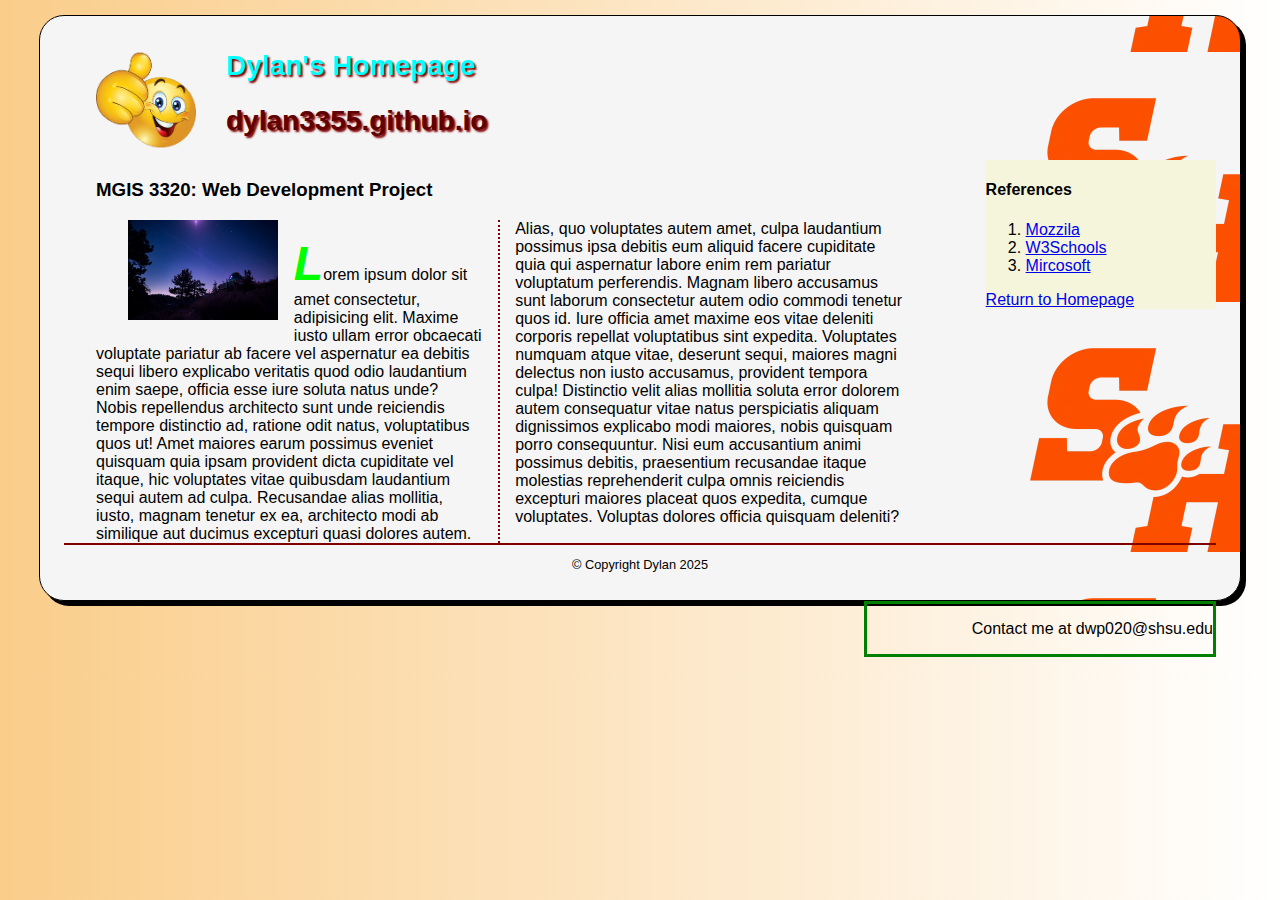
<file: project7.html>
<!DOCTYPE html>
<html lang="en">
<head>
    <meta charset="UTF-8">
    <meta name="viewport" content="width=device-width, initial-scale=1.0">
    <title>Document</title>
    <link rel="stylesheet" href="styles/project7.css">
</head>
<body>
    <header>
        <img src="images/Smiley.png" alt="Smiley Image" height="100">
        <h1 class="shadow">Dylan's Homepage</h1>
        <h2 class="shadow">dylan3355.github.io</h2>
    </header>
    <article>
        <h3>MGIS 3320: Web Development Project</h3>
        <img src="images/starry.png" alt="Starry image" height="100">
        <p>Lorem ipsum dolor sit amet consectetur, adipisicing elit. Maxime iusto ullam error obcaecati voluptate pariatur ab facere vel aspernatur ea debitis sequi libero explicabo veritatis quod odio laudantium enim saepe, officia esse iure soluta natus unde? Nobis repellendus architecto sunt unde reiciendis tempore distinctio ad, ratione odit natus, voluptatibus quos ut! Amet maiores earum possimus eveniet quisquam quia ipsam provident dicta cupiditate vel itaque, hic voluptates vitae quibusdam laudantium sequi autem ad culpa. Recusandae alias mollitia, iusto, magnam tenetur ex ea, architecto modi ab similique aut ducimus excepturi quasi dolores autem. Alias, quo voluptates autem amet, culpa laudantium possimus ipsa debitis eum aliquid facere cupiditate quia qui aspernatur labore enim rem pariatur voluptatum perferendis. Magnam libero accusamus sunt laborum consectetur autem odio commodi tenetur quos id. Iure officia amet maxime eos vitae deleniti corporis repellat voluptatibus sint expedita. Voluptates numquam atque vitae, deserunt sequi, maiores magni delectus non iusto accusamus, provident tempora culpa! Distinctio velit alias mollitia soluta error dolorem autem consequatur vitae natus perspiciatis aliquam dignissimos explicabo modi maiores, nobis quisquam porro consequuntur. Nisi eum accusantium animi possimus debitis, praesentium recusandae itaque molestias reprehenderit culpa omnis reiciendis excepturi maiores placeat quos expedita, cumque voluptates. Voluptas dolores officia quisquam deleniti?</p>

    </article>
    <aside>
        <h4>References</h4>
        <ol>
            <li><a href="https://developer.mozilla.org/en-US/docs/Web/HTML">Mozzila</a></li>
            <li><a href="https://www.w3schools.com/howto/howto_make_a_website.asp">W3Schools</a></li>
            <li><a href="https://learn.microsoft.com/en-us/training/paths/build-web-pages-html-css-for-beginners/">Mircosoft</a></li>
        </ol>
        <a href="index.html">Return to Homepage</a>
    </aside>

    <footer>
        <p class = "copyright">&copy; Copyright Dylan 2025</p>
    </footer>
    <p class = "fixed">Contact me at dwp020@shsu.edu</p>
</body>
</html>
</file>
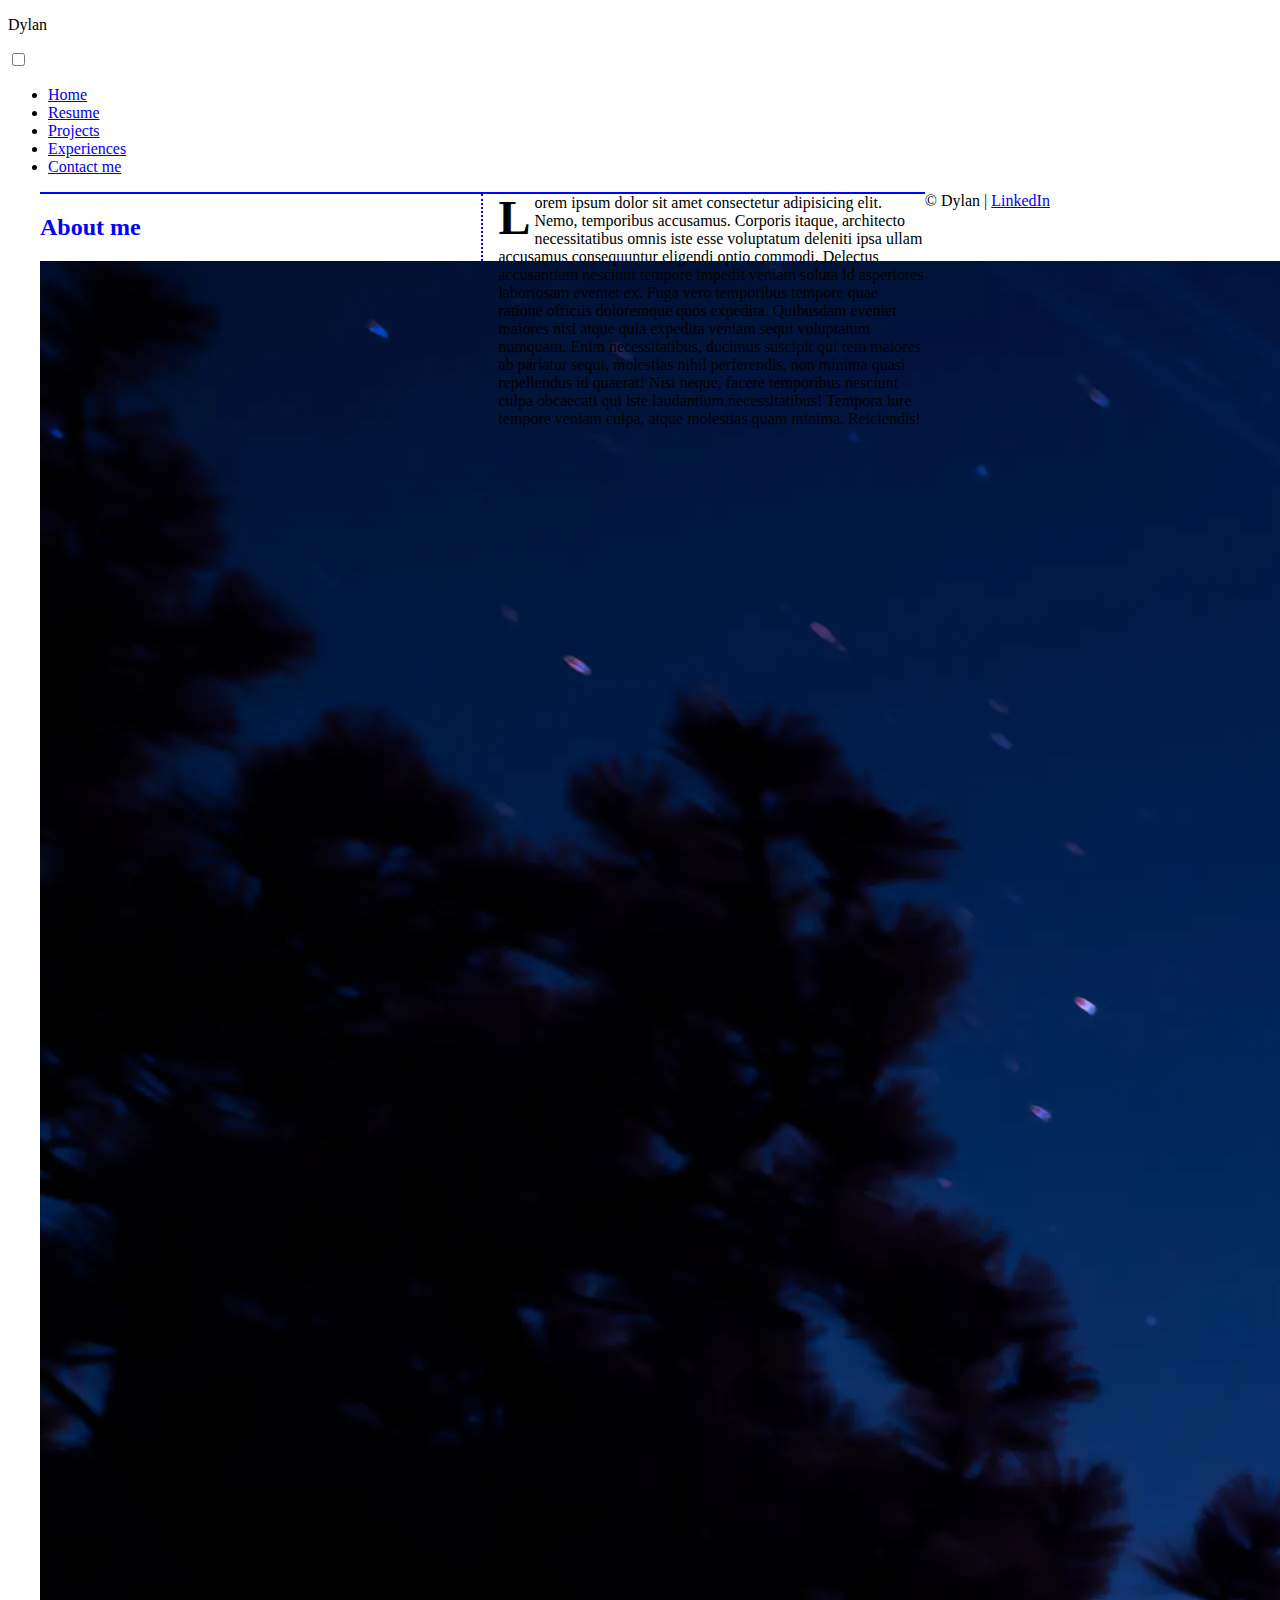
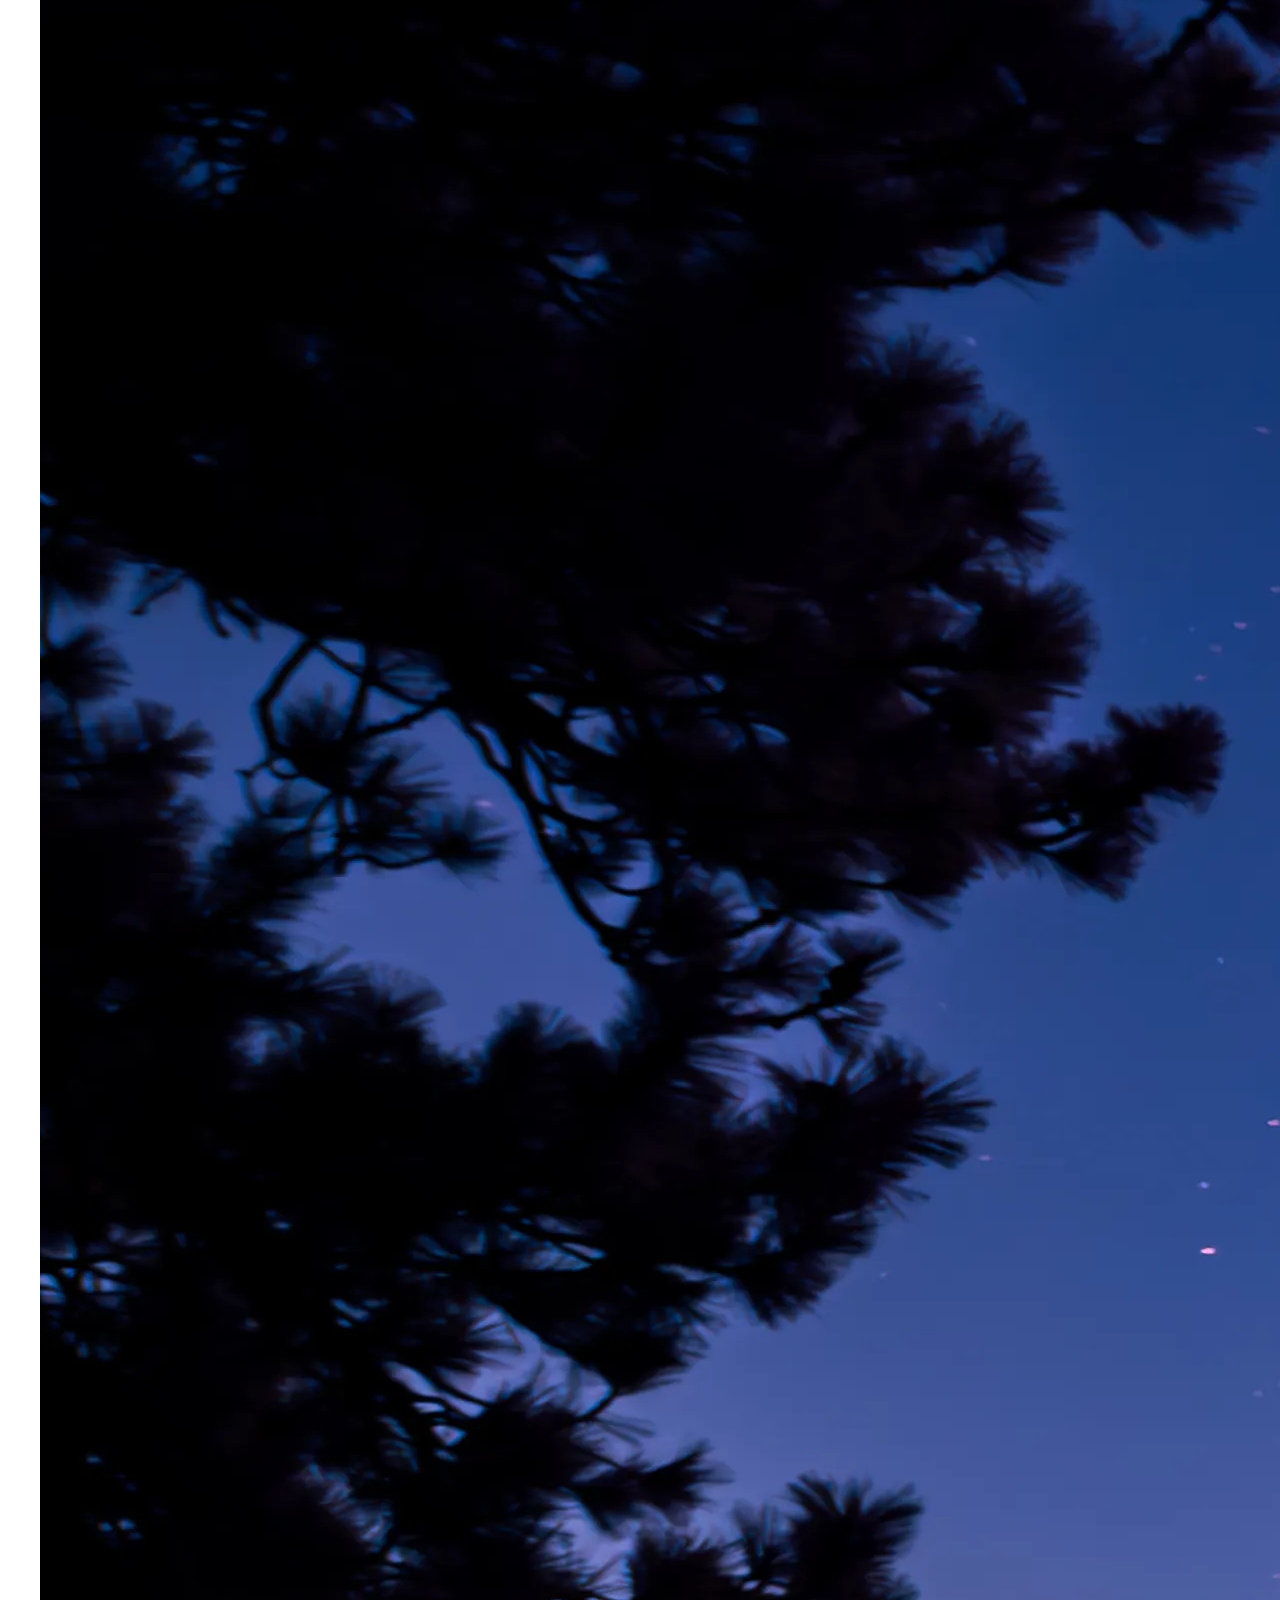
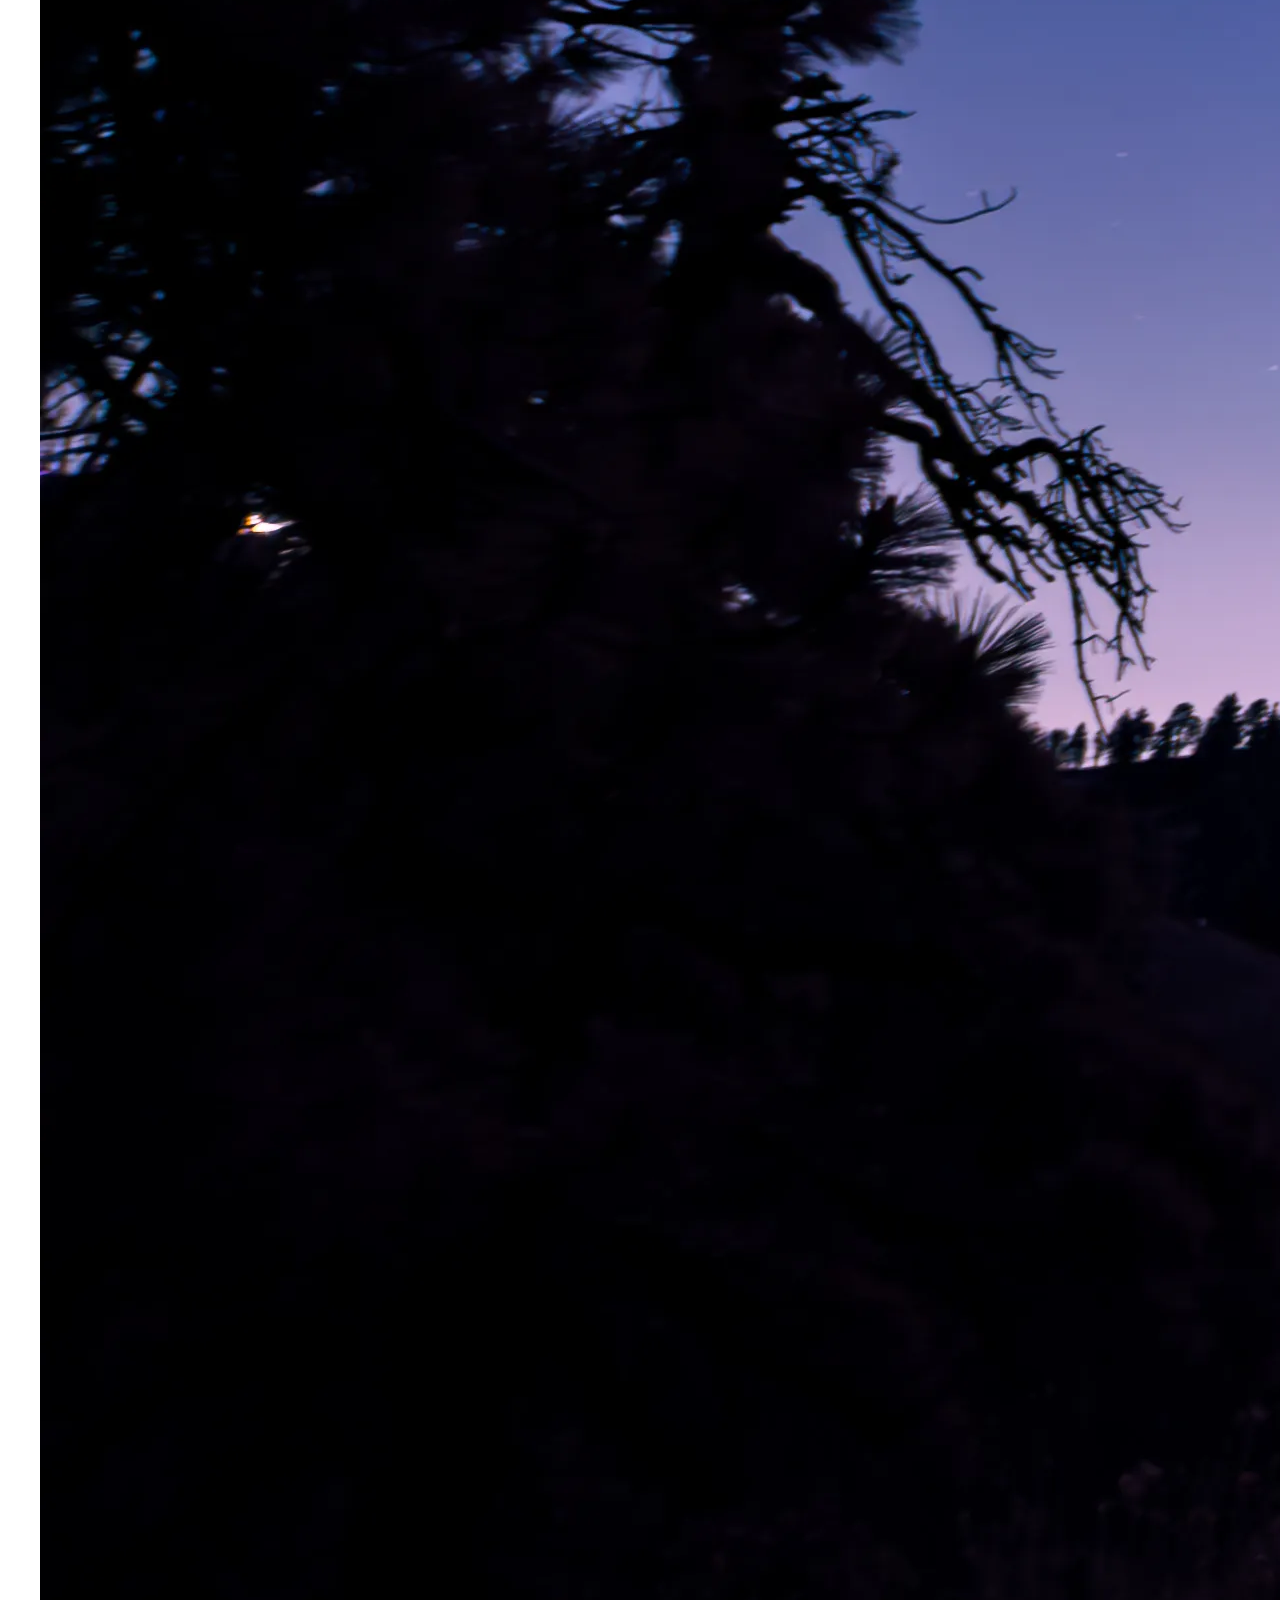
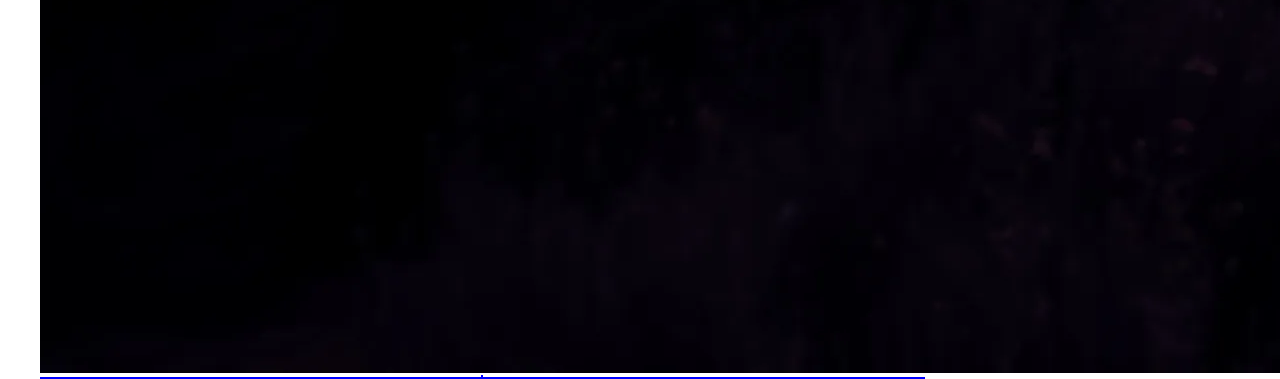
<file: rwd7.html>
<!DOCTYPE html>
<html lang="en">
<head>
    <meta charset="UTF-8">
    <meta name="viewport" content="width=device-width, initial-scale=1.0">
    <title>Document</title>
    <link rel="stylesheet" href="styles/exam.css">

</head>
<body>
    
    <section class="top-nav">
        <div>
        <p>Dylan</p>
        </div>
        <input id="menu-toggle" type="checkbox">
        <label class="menu-button-container" for="menu-toggle">
        <div class="menu-button"></div>
        </label>
        <ul class="menu">
            <li><a href="rwd7.html" class="current">Home</a></li>
            <li><a href="files/DylanPhillippi_Resume2025.pdf" target="_blank">Resume</a></li>
            <li><a href="project7.html">Projects</a></li>
            <li><a href="#">Experiences</a></li>
            <li><a href="#">Contact me</a></li>

        </ul>
    </section>
    <article>
        <h2>About me</h2>
        <img src="images/starry.png" alt="Milkyway Picture" title="Milkyway Picture">
        <p>Lorem ipsum dolor sit amet consectetur adipisicing elit. Nemo, temporibus accusamus. Corporis itaque, architecto necessitatibus omnis iste esse voluptatum deleniti ipsa ullam accusamus consequuntur eligendi optio commodi. Delectus accusantium nesciunt tempore impedit veniam soluta id asperiores laboriosam eveniet ex. Fuga vero temporibus tempore quae ratione officiis doloremque quos expedita. Quibusdam eveniet maiores nisi atque quia expedita veniam sequi voluptatum numquam. Enim necessitatibus, ducimus suscipit qui rem maiores ab pariatur sequi, molestias nihil perferendis, non minima quasi repellendus id quaerat! Nisi neque, facere temporibus nesciunt culpa obcaecati qui iste laudantium necessitatibus! Tempora iure tempore veniam culpa, atque molestias quam minima. Reiciendis!</p>
        
    </article>
    <footer>
        <p>&copy; Dylan | <a href = "https://www.linkedin.com" target="_blank">LinkedIn</p>
    </footer>
</body>
</html>
</file>
<file: styles/main.css>
html{
    background-image: linear-gradient(to bottom, white 0%, #facd8a 100%);
}

body{
    font-family: Arial, Helvetica, sans-serif;
    font-size: 100%; 
    width: 1000px;
    background-color: whitesmoke;
    margin:15px auto;
    padding:15px 1.5em;
    border: 1px solid black;
    border-radius: 25px;
    box-shadow: 5px 5px 0 0;
}

a:focus,a:hover{
    font-style: italic;
    color: orange  
}

h1{
    font-size:175%;
    color:aqua;
    text-indent: 30px;
}

h2{
    font-size:175%;
    color: #600000;
    text-indent: 30px;
}

img{ 
    float:left;
}

.shadow{
    text-shadow: 2px 2px 2px rgb(128,0,0);
}

main{
    clear:left;
}

main h3{
    font-size:105%;
    margin: 1.5em 2em 1.5em;
    border: 5px dashed blue;
    border-radius: 20px;
    box-shadow: 3px 3px 4px 4px red;
    padding: 1em;
}

main nav{
    margin:1.5em 2em 1.5em;
    border: 5px dashed blue;
    border-radius:20px;
    box-shadow: 3px 3px 4px 4px red;
    padding: .5em;

}

#list{
    line-height:1.5em;
    
}

div.contact{
    margin: 1.5em 2em 0 2em;
    border: 5px dotted blue;
    border-radius: 20px;
    box-shadow: 3px 3px 4px 4px red;
    padding: 1em;

}

footer p.copyright{
    font-size:80%;
}
</file>
<file: styles/menu7.css>
#nav_menu ul { 
    list-style-type: none; 
}

#nav_menu ul li { 
    float: left; 
}

#nav_menu ul li a {
    text-align: center;
    display: block;
    width: 175px;
    padding: 1em 0; /* padding above and below a elements */
    text-decoration: none;
    background-color: blue;
    color: white;
    font-weight: bold;
    border-right: 2px solid white; 
}

#nav_menu ul li a.lastitem { 
    border-right: none; 
}

#nav_menu ul li a.current { 
    color: yellow; 
}

article{
    clear:both;
}

aside ol {
    list-style-type:upper-roman;
}

aside ul {
    list-style-type:square;
}
</file>
<file: styles/form7.css>
fieldset {
    width: 40em;
    margin-top: 1em;
    margin-bottom: 1em;
    padding-top: .5em;
}
legend {
    color: #931420;
    font-weight: bold;
    font-size: 85%;
    margin-bottom: .5em;
}
label, input, select {
    font-size: 90%;
}
label {
    float: left;
    width: 9em;
    text-align: right;
}
input, select {
    margin-left: .5em;
    margin-bottom: .5em;
}
input:required {
    border: 3px solid red;
}
input:valid {
    border: 1px solid black;
}
input:invalid {
    box-shadow: none;
}
br {
    clear: both;
}
textarea {
    height: 5em;
    width: 35em;
}
#buttons input {
    width: 10em;
}
</file>
<file: styles/montra.css>
:root {
    --color-primary: #1e3f30; /* Deep Forest Green */
    --color-secondary: #c9a96e; /* Soft Gold/Tan  */
    --color-accent: #e5f4e1; /* Pale Mint/Cream  */
    --color-text: #333333; /* Dark Grey  */
    --color-light-text: #ffffff;  /* White */
    --font-heading: 'Playfair Display', serif; /* Elegant Serif */
    --font-body: 'Roboto', sans-serif; /* Clean Sans-serif */
    --padding-section: 60px 0;
}

/* Base Styles (Clarity, Readability) */
* {
    box-sizing: border-box;
    margin: 0;
    padding: 0;
}

body {
    font-family: var(--font-body);
    line-height: 1.6;
    color: var(--color-text);
    background-color: var(--color-accent);
}

.container {
    width: 90%;
    max-width: 1200px;
    margin: 0 auto;
    padding: 0 15px;
}

h1, h2, h3 {
    font-family: var(--font-heading);
    color: var(--color-primary);
    line-height: 1.2;
    margin-bottom: 20px;
}

h1 { font-size: 2.5em; }
h2 { font-size: 2em; }
h3 { font-size: 1.5em; }

p {
    margin-bottom: 15px;
}

/* Buttons (Consistency, UX) */
.btn {
    display: inline-block;
    padding: 12px 25px;
    text-decoration: none;
    border-radius: 5px;
    transition: background-color 0.3s, transform 0.3s;
    font-weight: 500;
    letter-spacing: 0.5px;
    border: none;
    cursor: pointer;
}

.primary-btn {
    background-color: var(--color-secondary);
    color: var(--color-light-text);
}

.primary-btn:hover {
    background-color: #b89862; /* Slightly darker gold */
    transform: translateY(-2px);
}

.secondary-btn {
    background-color: transparent;
    color: var(--color-primary);
    border: 2px solid var(--color-primary);
}

.secondary-btn:hover {
    background-color: var(--color-primary);
    color: var(--color-light-text);
}

/* Header & Navigation */
header {
    background-color: var(--color-primary);
    color: var(--color-light-text);
    padding: 15px 0;
    position: sticky;
    top: 0;
    z-index: 1000;
    box-shadow: 0 2px 5px rgba(0, 0, 0, 0.1);
}

header .container {
    display: flex;
    justify-content: space-between;
    align-items: center;
}

.logo {
    font-size: 1.8em;
    font-weight: bold;
    color: var(--color-secondary);
    margin: 0;
}

nav ul {
    list-style: none;
    display: flex;
}

nav ul li {
    margin-left: 25px;
}

nav ul a {
    color: var(--color-light-text);
    text-decoration: none;
    font-weight: 400;
    transition: color 0.3s;
}

nav ul a:hover {
    color: var(--color-secondary);
}

/* Hero Section */
.hero {
    background-color: #3b6d57; /* Deep green */
    color: var(--color-light-text);
    text-align: center;
    padding: 100px 20px;
    /* background: url('placeholder.jpg') no-repeat center center/cover; */
    min-height: 70vh;
    display: flex;
    justify-content: center;
    align-items: center;
}

.hero-content h1 {
    color: var(--color-light-text);
    font-size: 3.5em;
    margin-bottom: 15px;
}

.hero-content p {
    font-size: 1.2em;
    max-width: 700px;
    margin: 0 auto 30px;
}

/* Service Section */
.services {
    padding: var(--padding-section);
    text-align: center;
}

.services h2 {
    margin-bottom: 40px;
}

.service-grid {
    display: grid;
    grid-template-columns: repeat(auto-fit, minmax(300px, 1fr));
    gap: 30px;
}

.service-card {
    background-color: #ffffff;
    padding: 30px;
    border-radius: 8px;
    box-shadow: 0 4px 10px rgba(0, 0, 0, 0.05);
    text-align: left;
    transition: transform 0.3s;
}

.service-card:hover {
    transform: translateY(-5px);
}

.service-card h3 {
    color: var(--color-secondary);
    border-bottom: 2px solid var(--color-accent);
    padding-bottom: 10px;
    margin-bottom: 10px;
}

.service-card .price {
    font-weight: bold;
    color: var(--color-primary);
    margin-bottom: 15px;
}

/* Testimonials */
.testimonials {
    background-color: var(--color-primary);
    padding: var(--padding-section);
    color: var(--color-accent);
    text-align: center;
}

.testimonials h2 {
    color: var(--color-secondary);
    margin-bottom: 40px;
}

.testimonial-card {
    background-color: rgba(255, 255, 255, 0.1);
    padding: 30px;
    border-radius: 8px;
    max-width: 800px;
    margin: 20px auto;
    font-style: italic;
}

.testimonial-card .author {
    font-style: normal;
    font-weight: bold;
    color: var(--color-secondary);
    margin-top: 10px;
}

/* Gallery & Contact */
.gallery, .contact {
    padding: var(--padding-section);
    text-align: center;
}

.contact {
    background-color: #f7f7f7;
}

.contact-info {
    font-size: 1.1em;
    font-weight: 500;
    margin: 10px 0;
}

.large-btn {
    font-size: 1.2em;
    padding: 15px 35px;
    margin-top: 20px;
}

/* Footer */
footer {
    background-color: var(--color-text);
    color: var(--color-light-text);
    padding: 20px 0;
    font-size: 0.9em;
}

footer .container {
    display: flex;
    justify-content: space-between;
    align-items: center;
}

footer a {
    color: var(--color-secondary);
    text-decoration: none;
    margin-left: 10px;
}

/* RWD */
@media (max-width: 768px) {
    
    /* Navigation Adjustments for Mobile UX */
    header .container {
        flex-direction: column;
    }

    .logo {
        margin-bottom: 15px;
    }

    nav ul {
        flex-direction: column;
        text-align: center;
        width: 100%;
    }

    nav ul li {
        margin: 5px 0;
    }
    
    /* Typography Adjustments */
    .hero-content h1 {
        font-size: 2.5em;
    }

    h2 {
        font-size: 1.7em;
    }
    
    /* Layout Adjustments */
    .hero {
        padding: 60px 20px;
        min-height: 50vh;
    }

    .service-grid {
        /* Auto-fit will handle this, but adding explicit column definition for clarity */
        grid-template-columns: 1fr;
    }
    
    footer .container {
        flex-direction: column;
        text-align: center;
    }
    
    .social-links {
        margin-top: 10px;
    }
}
</file>
<file: styles/project7.css>
html{
    background-image: linear-gradient(to left, white 0%, #facd8a 100%);
}

body{
    font-family: Arial, Helvetica, sans-serif;
    font-size: 100%; 
    width: 90%;
    background-color: whitesmoke;
    margin:15px auto;
    padding:15px 1.5em;
    border: 1px solid black;
    border-radius: 25px;
    box-shadow: 5px 5px 0 0;
    background-image: url("../images/sam_houston_state_bearkats_2020-pres.webp");
    background-position: right;
    background-repeat: repeat-y; /*default x and y until page is filled*/
    background-attachment: fixed; /*default is scroll */
}

a:focus,a:hover{
    font-style: italic;
    color: orange;
    border: 3px blue;
    border-style: dotted solid;
}

h1{
    font-size:175%;
    color:aqua;
    text-indent: 30px;
}

h2{
    font-size:175%;
    color: #600000;
    text-indent: 30px;
}

img{ 
    float:left;
    margin-left: 2em;
}

.shadow{
    text-shadow: 2px 2px 2px rgb(128,0,0);
}
article{
    clear:left;
    width:70%;
    float:left;
    column-count:2;
    column-rule:2px dotted maroon;
    column-gap:2em;
    margin-left:2em;

}
article h3{
    column-span: all;

}
article img{
    float:left;
    margin-right:1em;
    margin-bottom:1em;

}
article p::first-letter{
    font-size:3em;
    font-weight:bold;
    font-style:italic;
    color:lime;
}
aside{
    width:20%;
    float:right;
    background-color:beige;

}
footer{
    clear:both;
    border-top:2px solid maroon;

}
footer p.copyright{
    text-align:center;
    font-size:80%;
}

p.fixed{ /* stops at step 11, continue from there, add line below name and pic */
    /* add proper spacing to references section*/
    /* Contact me should be fixed to right (use pic as reference for these) */
    width:auto;

    text-align: right;
    

    width:30%;
    float:right;
    padding: 1em 0;
    border: 3px green;
    border-style: solid;
}
</file>
<file: styles/exam.css>
#nav_menu ul { 
    list-style-type: none; 
}

#nav_menu ul li { 
    float: left; 
}

#nav_menu ul li a {
    text-align: center;
    display: block;
    width: 175px;
    padding: 1em 0; /* padding above and below a elements */
    text-decoration: none;
    background-color: blue;
    color: white;
    font-weight: bold;
    border-right: 2px solid white; 
}

#nav_menu ul li a.lastitem { 
    border-right: none; 
}

#nav_menu ul li a.current { 
    color: yellow; 
}

article{

    clear:both;

    border-top:2px solid blue;
    border-bottom: 2px solid blue;

    
    clear:left;
    width:70%;
    float:left;
    column-count:2;
    column-rule:2px dotted blue;
    column-gap:2em;
    margin-left:2em;
}

aside ol {
    list-style-type:upper-roman;
}

aside ul {
    list-style-type:square;
}

aside{
    
    
    width:auto;
    text-align: left;
    float:left;
    top: 20%; 
    padding: 1em 1em;
    border: 3px darkblue;
    border-style: solid;
    background-color: lightblue;

    position: fixed;
    right: 5em;
    top: 24em;

}
article h2{
    color: blue;
}
article p::first-letter{
    font-size:3em;
    font-weight:bold;
    
    color:black;

    float: left;
    line-height: 1;
    margin-right: 4px;

}

article p img {
  float: left;
  margin-right: 10px; /* spacing between image and text */
}

footer p.copyright{
    text-align:center;
    font-size:80%;
}
</file>
